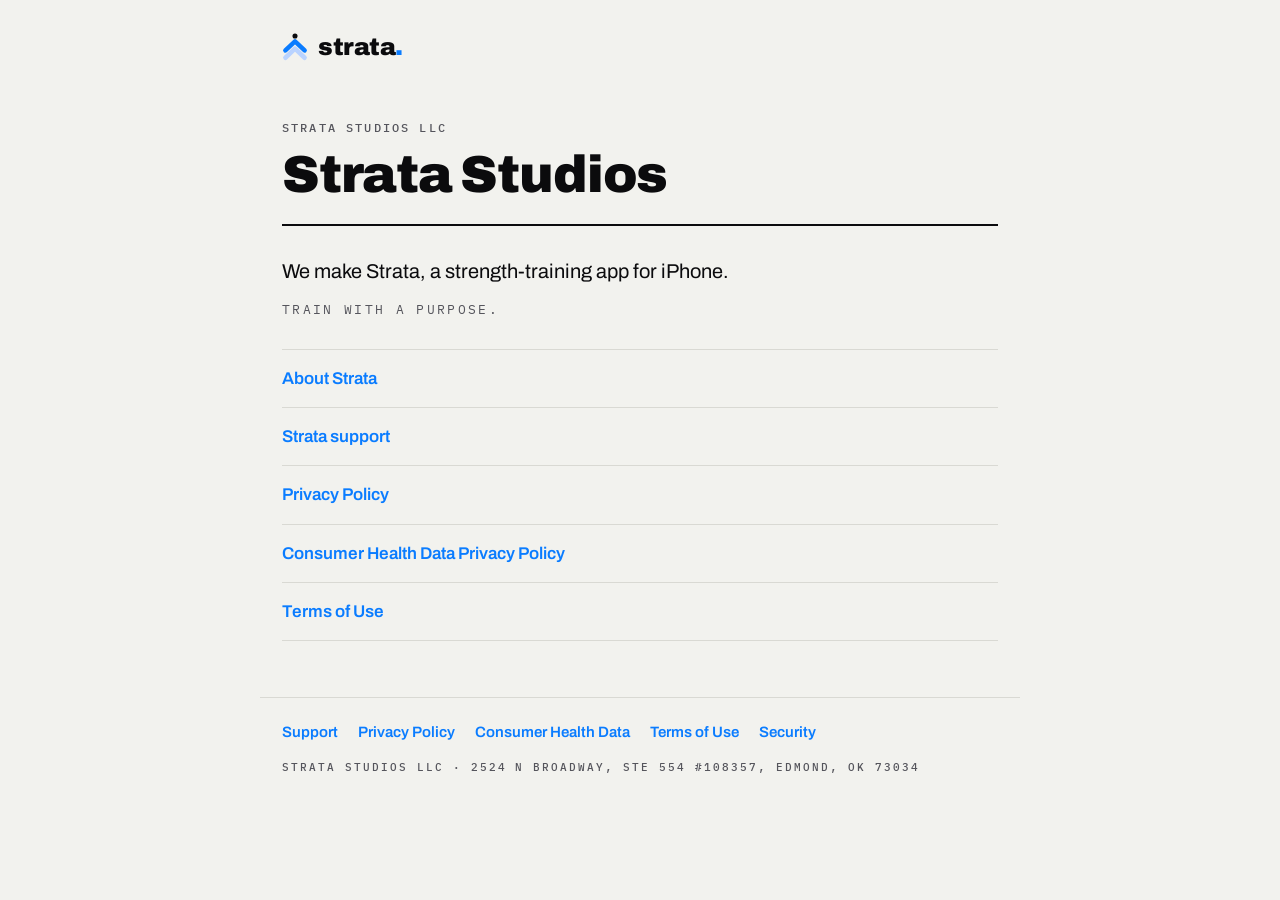
<file: index.html>
<!doctype html>
<html lang="en">
<head>
<meta charset="utf-8">
<meta name="viewport" content="width=device-width, initial-scale=1">
<meta http-equiv="Content-Security-Policy" content="default-src 'none'; style-src 'self'; font-src 'self'; img-src 'self'; base-uri 'none'; form-action 'none'">
<meta name="referrer" content="no-referrer">
<meta name="author" content="Joshua Antonious">
<meta name="description" content="Strata Studios makes Strata, a strength-training app for iPhone.">
<meta name="color-scheme" content="light dark">
<title>Strata Studios</title>
<link rel="canonical" href="https://stratastudios.app/">
<link rel="icon" href="/favicon.svg" type="image/svg+xml">
<link rel="stylesheet" href="/site.css">
</head>
<body>
<header class="top"><a class="brand" href="/" aria-label="Strata Studios home"><svg class="climb" viewBox="14 6 92 104" aria-hidden="true" focusable="false"><path class="lo" d="M26 96 L60 64 L94 96"/><path class="up" d="M26 70 L60 38 L94 70"/><circle class="pt" cx="60" cy="19" r="9"/></svg><span class="word">strata<span class="dot">.</span></span></a></header>
<main>
<p class="eyebrow">STRATA STUDIOS LLC</p>
<h1>Strata Studios</h1>
<div class="rule"></div>

<p class="lead">We make Strata, a strength-training app for iPhone.</p>
<p class="tag">Train with a purpose.</p>
<ul class="links"><li><a href="/strata/">About Strata</a></li><li><a href="/strata/support">Strata support</a></li><li><a href="/strata/privacy">Privacy Policy</a></li><li><a href="/strata/consumer-health-data">Consumer Health Data Privacy Policy</a></li><li><a href="/strata/terms">Terms of Use</a></li></ul>

</main>
<footer><nav><a href="/strata/support">Support</a><a href="/strata/privacy">Privacy Policy</a><a href="/strata/consumer-health-data">Consumer Health Data</a><a href="/strata/terms">Terms of Use</a><a href="/security">Security</a></nav><p class="mono">STRATA STUDIOS LLC · 2524 N BROADWAY, STE 554 #108357, EDMOND, OK 73034</p></footer>
</body>
</html>
</file>
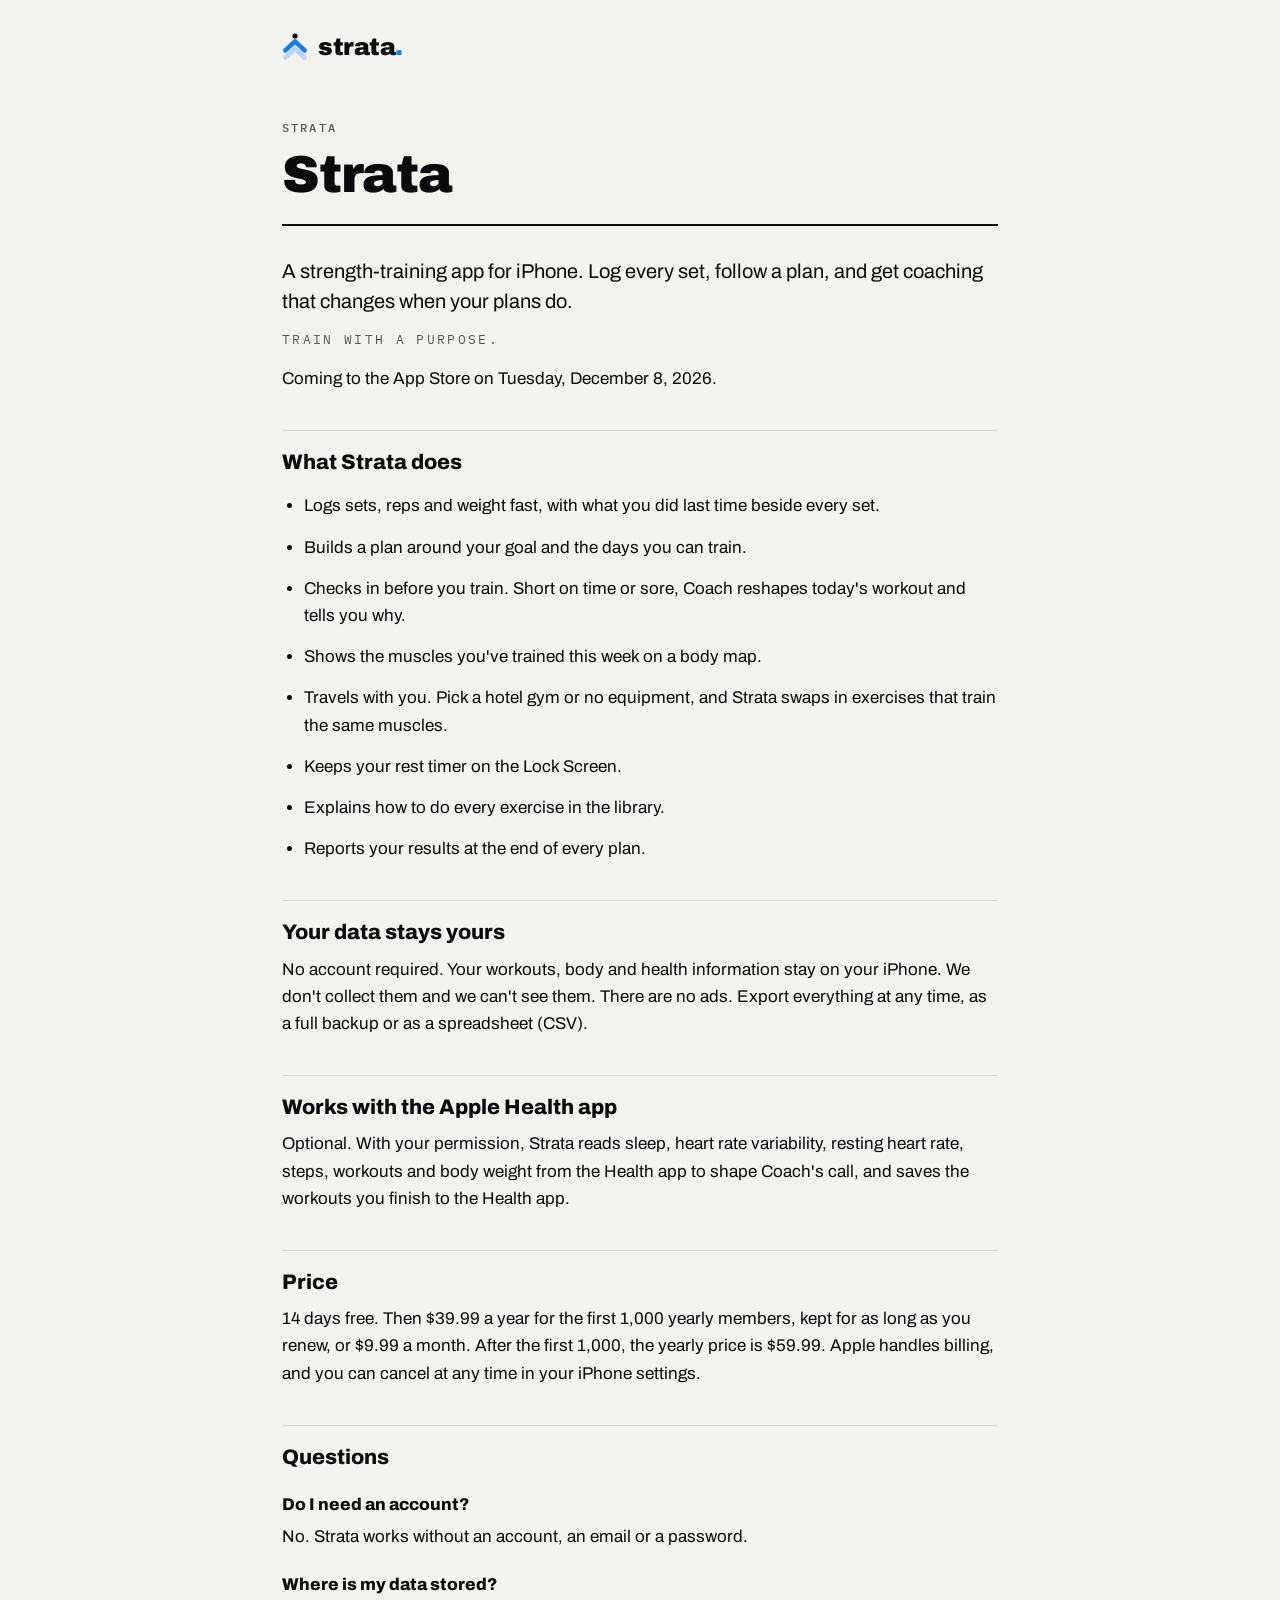
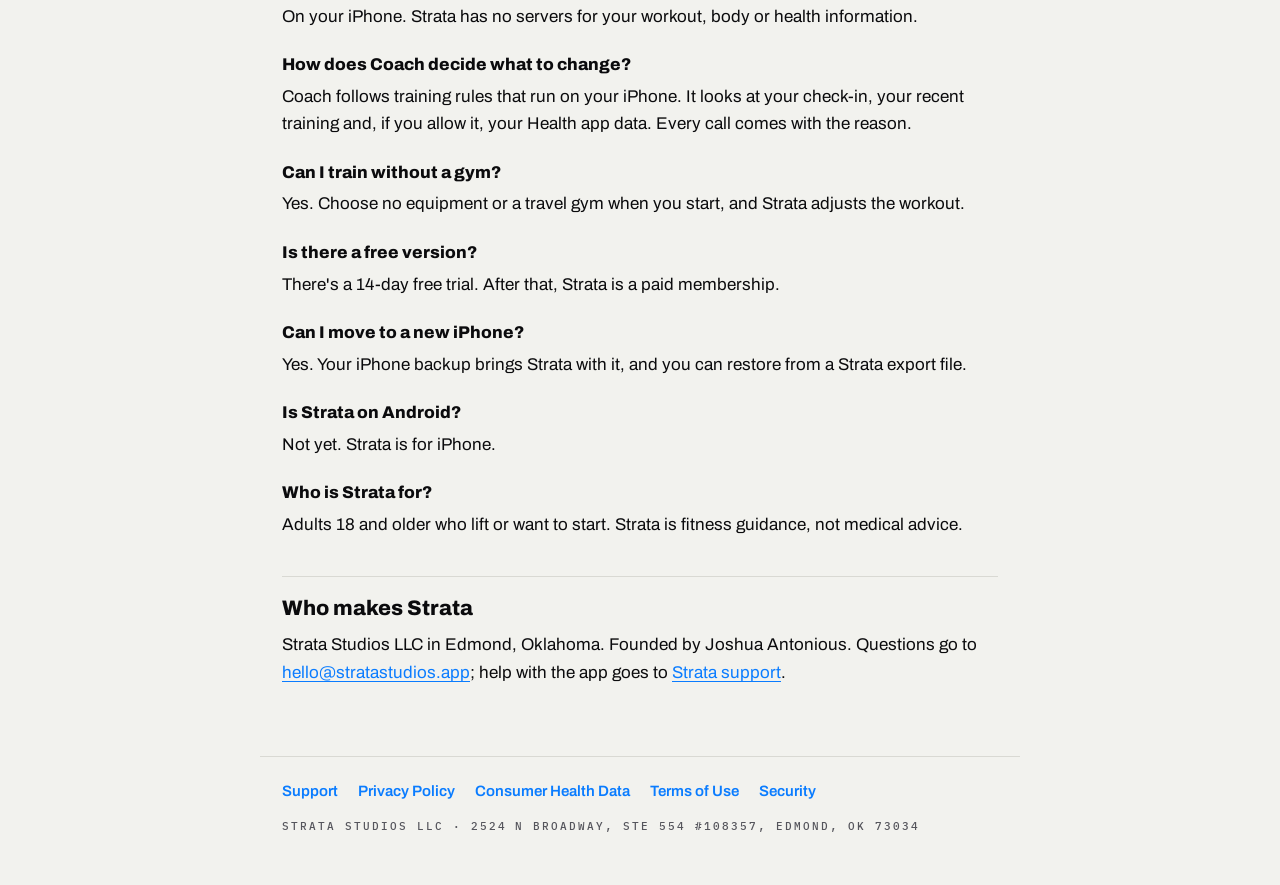
<file: strata/index.html>
<!doctype html>
<html lang="en">
<head>
<meta charset="utf-8">
<meta name="viewport" content="width=device-width, initial-scale=1">
<meta http-equiv="Content-Security-Policy" content="default-src 'none'; style-src 'self'; font-src 'self'; img-src 'self'; base-uri 'none'; form-action 'none'">
<meta name="referrer" content="no-referrer">
<meta name="author" content="Joshua Antonious">
<meta name="description" content="Strata is a strength-training app for iPhone. No account required, your data stays on your phone, 14 days free. On the App Store December 8, 2026.">
<meta name="color-scheme" content="light dark">
<title>Strata: strength-training app for iPhone</title>
<link rel="canonical" href="https://stratastudios.app/strata/">
<link rel="icon" href="/favicon.svg" type="image/svg+xml">
<link rel="stylesheet" href="/site.css">
</head>
<body>
<header class="top"><a class="brand" href="/" aria-label="Strata Studios home"><svg class="climb" viewBox="14 6 92 104" aria-hidden="true" focusable="false"><path class="lo" d="M26 96 L60 64 L94 96"/><path class="up" d="M26 70 L60 38 L94 70"/><circle class="pt" cx="60" cy="19" r="9"/></svg><span class="word">strata<span class="dot">.</span></span></a></header>
<main>
<p class="eyebrow">STRATA</p>
<h1>Strata</h1>
<div class="rule"></div>

<p class="lead">A strength-training app for iPhone. Log every set, follow a plan, and get coaching that changes when your plans do.</p>
<p class="tag">Train with a purpose.</p>
<p>Coming to the App Store on Tuesday, December 8, 2026.</p>
<h2>What Strata does</h2>
<ul>
<li>Logs sets, reps and weight fast, with what you did last time beside every set.</li>
<li>Builds a plan around your goal and the days you can train.</li>
<li>Checks in before you train. Short on time or sore, Coach reshapes today's workout and tells you why.</li>
<li>Shows the muscles you've trained this week on a body map.</li>
<li>Travels with you. Pick a hotel gym or no equipment, and Strata swaps in exercises that train the same muscles.</li>
<li>Keeps your rest timer on the Lock Screen.</li>
<li>Explains how to do every exercise in the library.</li>
<li>Reports your results at the end of every plan.</li>
</ul>
<h2>Your data stays yours</h2>
<p>No account required. Your workouts, body and health information stay on your iPhone. We don't collect them and we can't see them. There are no ads. Export everything at any time, as a full backup or as a spreadsheet (CSV).</p>
<h2>Works with the Apple Health app</h2>
<p>Optional. With your permission, Strata reads sleep, heart rate variability, resting heart rate, steps, workouts and body weight from the Health app to shape Coach's call, and saves the workouts you finish to the Health app.</p>
<h2>Price</h2>
<p>14 days free. Then $39.99 a year for the first 1,000 yearly members, kept for as long as you renew, or $9.99 a month. After the first 1,000, the yearly price is $59.99. Apple handles billing, and you can cancel at any time in your iPhone settings.</p>
<h2>Questions</h2>
<h3>Do I need an account?</h3>
<p>No. Strata works without an account, an email or a password.</p>
<h3>Where is my data stored?</h3>
<p>On your iPhone. Strata has no servers for your workout, body or health information.</p>
<h3>How does Coach decide what to change?</h3>
<p>Coach follows training rules that run on your iPhone. It looks at your check-in, your recent training and, if you allow it, your Health app data. Every call comes with the reason.</p>
<h3>Can I train without a gym?</h3>
<p>Yes. Choose no equipment or a travel gym when you start, and Strata adjusts the workout.</p>
<h3>Is there a free version?</h3>
<p>There's a 14-day free trial. After that, Strata is a paid membership.</p>
<h3>Can I move to a new iPhone?</h3>
<p>Yes. Your iPhone backup brings Strata with it, and you can restore from a Strata export file.</p>
<h3>Is Strata on Android?</h3>
<p>Not yet. Strata is for iPhone.</p>
<h3>Who is Strata for?</h3>
<p>Adults 18 and older who lift or want to start. Strata is fitness guidance, not medical advice.</p>
<h2>Who makes Strata</h2>
<p>Strata Studios LLC in Edmond, Oklahoma. Founded by Joshua Antonious. Questions go to <a href="mailto:hello@stratastudios.app">hello@stratastudios.app</a>; help with the app goes to <a href="/strata/support">Strata support</a>.</p>

</main>
<footer><nav><a href="/strata/support">Support</a><a href="/strata/privacy">Privacy Policy</a><a href="/strata/consumer-health-data">Consumer Health Data</a><a href="/strata/terms">Terms of Use</a><a href="/security">Security</a></nav><p class="mono">STRATA STUDIOS LLC · 2524 N BROADWAY, STE 554 #108357, EDMOND, OK 73034</p></footer>
</body>
</html>
</file>
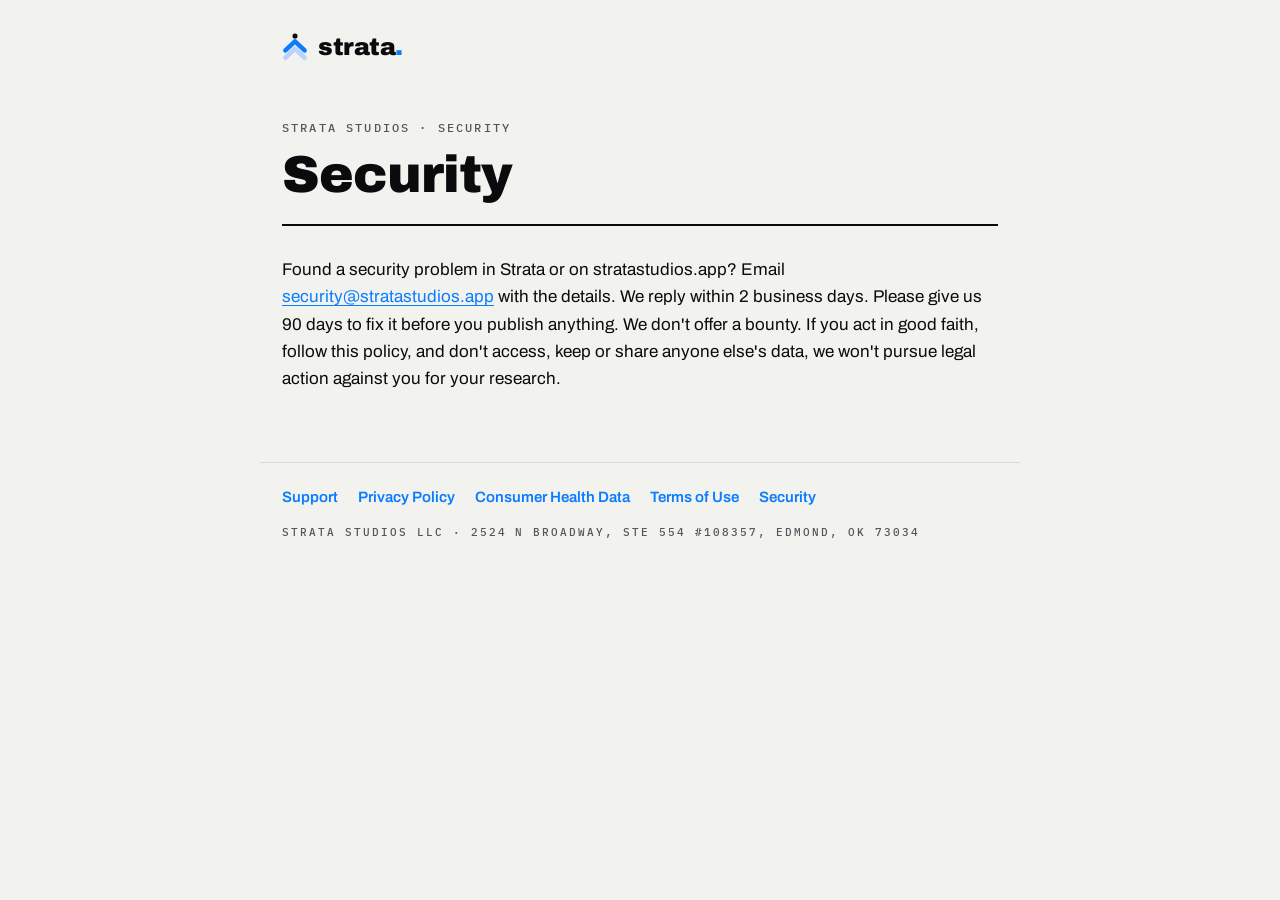
<file: security.html>
<!doctype html>
<html lang="en">
<head>
<meta charset="utf-8">
<meta name="viewport" content="width=device-width, initial-scale=1">
<meta http-equiv="Content-Security-Policy" content="default-src 'none'; style-src 'self'; font-src 'self'; img-src 'self'; base-uri 'none'; form-action 'none'">
<meta name="referrer" content="no-referrer">
<meta name="author" content="Joshua Antonious">
<meta name="description" content="How to report a security problem in Strata or on stratastudios.app.">
<meta name="color-scheme" content="light dark">
<title>Security · Strata Studios</title>
<link rel="canonical" href="https://stratastudios.app/security">
<link rel="icon" href="/favicon.svg" type="image/svg+xml">
<link rel="stylesheet" href="/site.css">
</head>
<body>
<header class="top"><a class="brand" href="/" aria-label="Strata Studios home"><svg class="climb" viewBox="14 6 92 104" aria-hidden="true" focusable="false"><path class="lo" d="M26 96 L60 64 L94 96"/><path class="up" d="M26 70 L60 38 L94 70"/><circle class="pt" cx="60" cy="19" r="9"/></svg><span class="word">strata<span class="dot">.</span></span></a></header>
<main>
<p class="eyebrow">STRATA STUDIOS · SECURITY</p>
<h1>Security</h1>
<div class="rule"></div>

<p>Found a security problem in Strata or on stratastudios.app? Email <a href="mailto:security@stratastudios.app">security@stratastudios.app</a> with the details. We reply within 2 business days. Please give us 90 days to fix it before you publish anything. We don't offer a bounty. If you act in good faith, follow this policy, and don't access, keep or share anyone else's data, we won't pursue legal action against you for your research.</p>

</main>
<footer><nav><a href="/strata/support">Support</a><a href="/strata/privacy">Privacy Policy</a><a href="/strata/consumer-health-data">Consumer Health Data</a><a href="/strata/terms">Terms of Use</a><a href="/security">Security</a></nav><p class="mono">STRATA STUDIOS LLC · 2524 N BROADWAY, STE 554 #108357, EDMOND, OK 73034</p></footer>
</body>
</html>
</file>
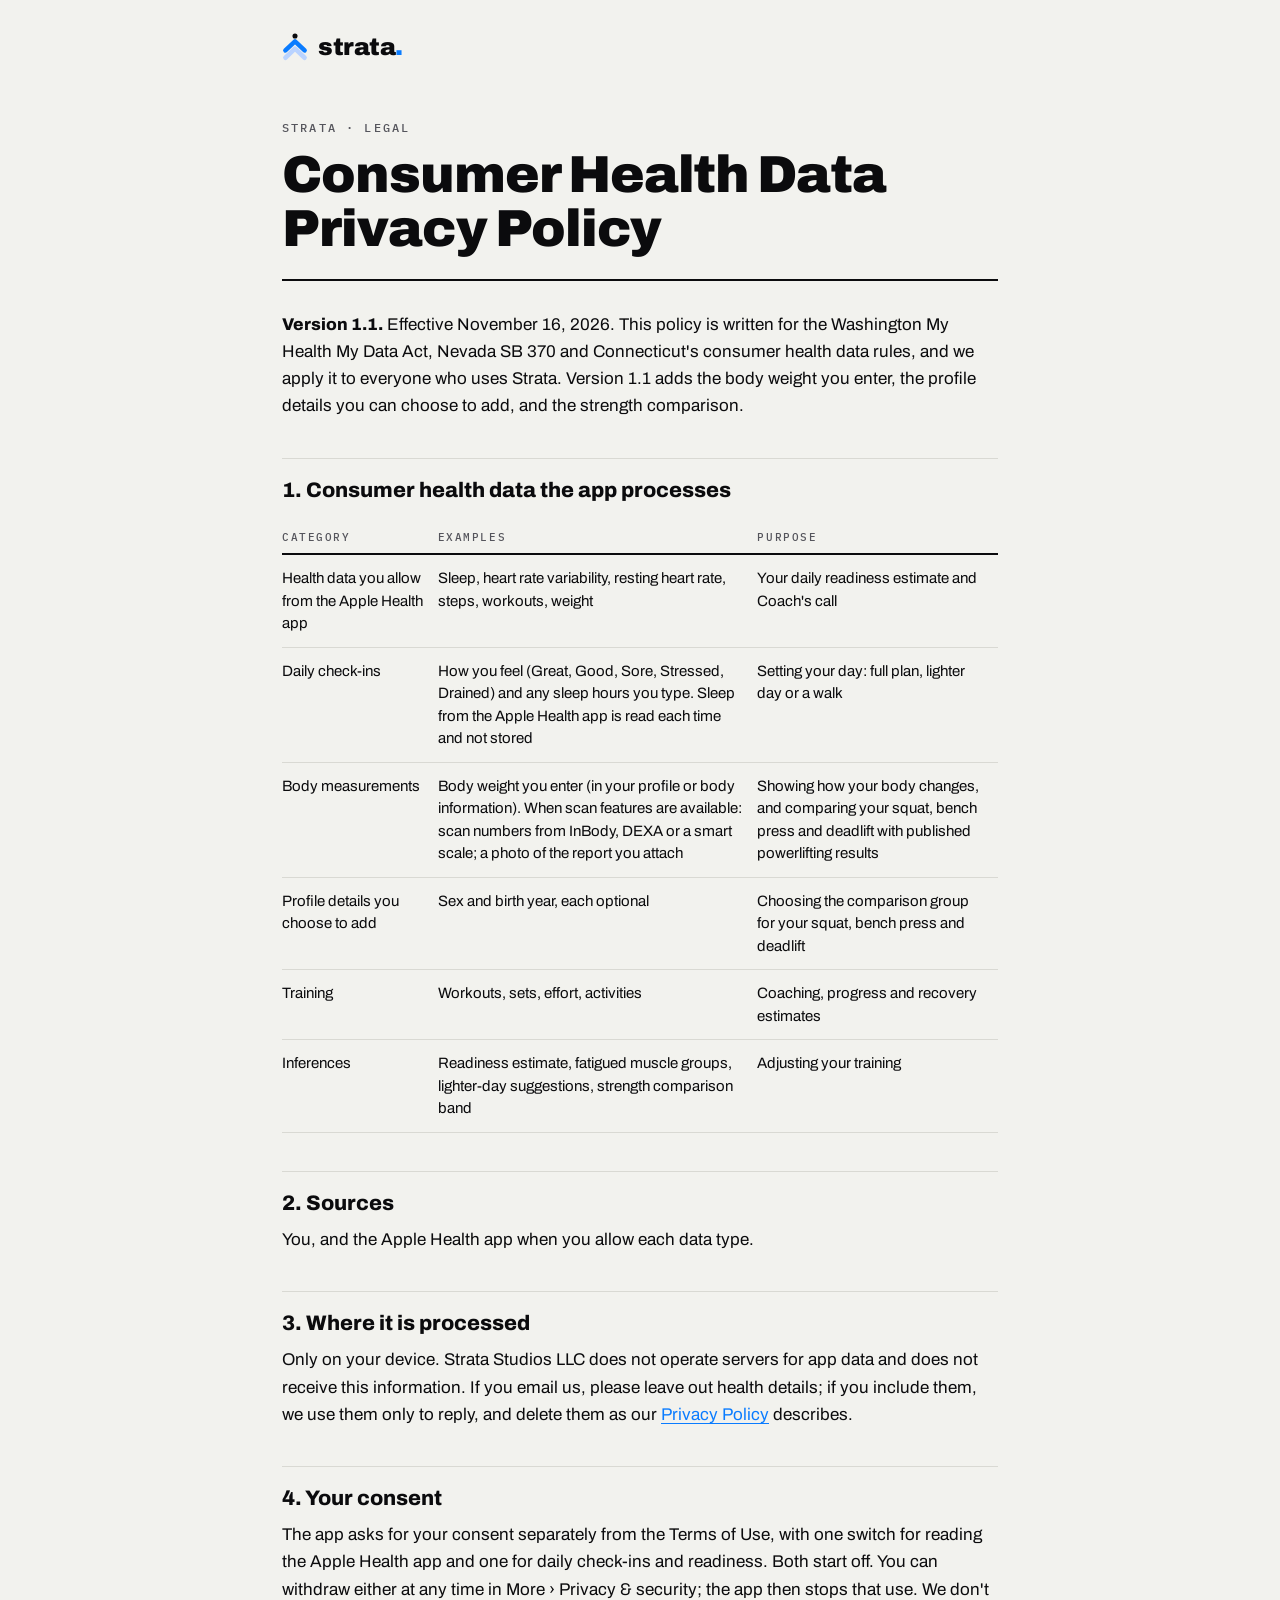
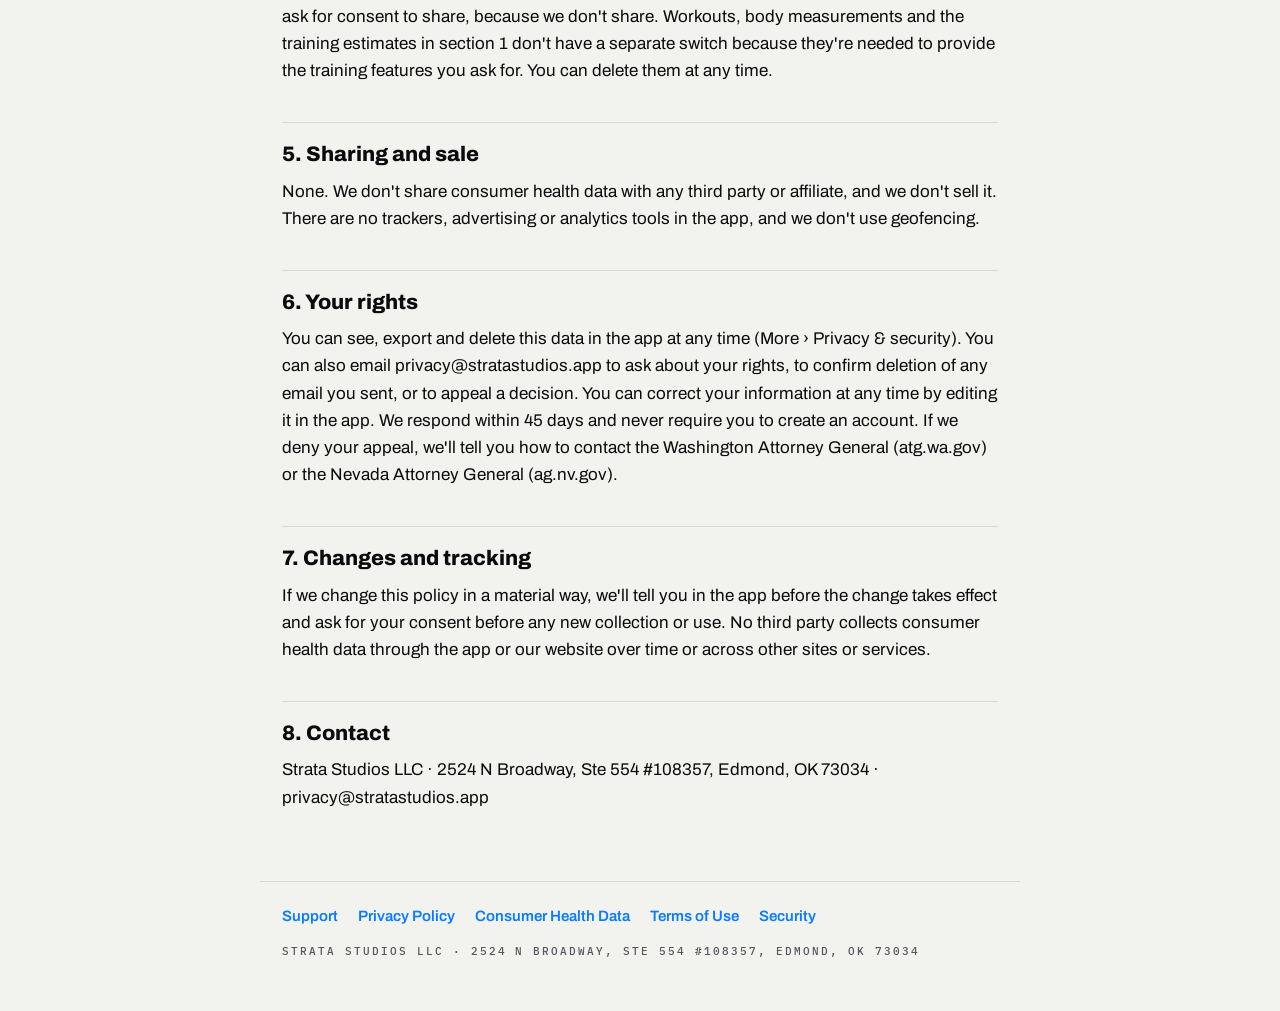
<file: strata/consumer-health-data.html>
<!doctype html>
<html lang="en">
<head>
<meta charset="utf-8">
<meta name="viewport" content="width=device-width, initial-scale=1">
<meta http-equiv="Content-Security-Policy" content="default-src 'none'; style-src 'self'; font-src 'self'; img-src 'self'; base-uri 'none'; form-action 'none'">
<meta name="referrer" content="no-referrer">
<meta name="author" content="Joshua Antonious">
<meta name="description" content="Strata&#x27;s consumer health data policy for Washington, Nevada, Connecticut and everyone else.">
<meta name="color-scheme" content="light dark">
<title>Consumer Health Data Privacy Policy · Strata</title>
<link rel="canonical" href="https://stratastudios.app/strata/consumer-health-data">
<link rel="icon" href="/favicon.svg" type="image/svg+xml">
<link rel="stylesheet" href="/site.css">
</head>
<body>
<header class="top"><a class="brand" href="/" aria-label="Strata Studios home"><svg class="climb" viewBox="14 6 92 104" aria-hidden="true" focusable="false"><path class="lo" d="M26 96 L60 64 L94 96"/><path class="up" d="M26 70 L60 38 L94 70"/><circle class="pt" cx="60" cy="19" r="9"/></svg><span class="word">strata<span class="dot">.</span></span></a></header>
<main>
<p class="eyebrow">STRATA · LEGAL</p>
<h1>Consumer Health Data Privacy Policy</h1>
<div class="rule"></div>
<p><strong>Version 1.1.</strong> Effective November 16, 2026. This policy is written for the Washington My Health My Data Act, Nevada SB 370 and Connecticut's consumer health data rules, and we apply it to everyone who uses Strata. Version 1.1 adds the body weight you enter, the profile details you can choose to add, and the strength comparison.</p>
<h2 id="1-consumer-health-data-the-app-processes">1. Consumer health data the app processes</h2>
<div class="tw"><table>
<thead>
<tr>
<th>Category</th>
<th>Examples</th>
<th>Purpose</th>
</tr>
</thead>
<tbody>
<tr>
<td>Health data you allow from the Apple Health app</td>
<td>Sleep, heart rate variability, resting heart rate, steps, workouts, weight</td>
<td>Your daily readiness estimate and Coach's call</td>
</tr>
<tr>
<td>Daily check-ins</td>
<td>How you feel (Great, Good, Sore, Stressed, Drained) and any sleep hours you type. Sleep from the Apple Health app is read each time and not stored</td>
<td>Setting your day: full plan, lighter day or a walk</td>
</tr>
<tr>
<td>Body measurements</td>
<td>Body weight you enter (in your profile or body information). When scan features are available: scan numbers from InBody, DEXA or a smart scale; a photo of the report you attach</td>
<td>Showing how your body changes, and comparing your squat, bench press and deadlift with published powerlifting results</td>
</tr>
<tr>
<td>Profile details you choose to add</td>
<td>Sex and birth year, each optional</td>
<td>Choosing the comparison group for your squat, bench press and deadlift</td>
</tr>
<tr>
<td>Training</td>
<td>Workouts, sets, effort, activities</td>
<td>Coaching, progress and recovery estimates</td>
</tr>
<tr>
<td>Inferences</td>
<td>Readiness estimate, fatigued muscle groups, lighter-day suggestions, strength comparison band</td>
<td>Adjusting your training</td>
</tr>
</tbody>
</table></div>
<h2 id="2-sources">2. Sources</h2>
<p>You, and the Apple Health app when you allow each data type.</p>
<h2 id="3-where-it-is-processed">3. Where it is processed</h2>
<p>Only on your device. Strata Studios LLC does not operate servers for app data and does not receive this information. If you email us, please leave out health details; if you include them, we use them only to reply, and delete them as our <a href="/strata/privacy">Privacy Policy</a> describes.</p>
<h2 id="4-your-consent">4. Your consent</h2>
<p>The app asks for your consent separately from the Terms of Use, with one switch for reading the Apple Health app and one for daily check-ins and readiness. Both start off. You can withdraw either at any time in More › Privacy &amp; security; the app then stops that use. We don't ask for consent to share, because we don't share. Workouts, body measurements and the training estimates in section 1 don't have a separate switch because they're needed to provide the training features you ask for. You can delete them at any time.</p>
<h2 id="5-sharing-and-sale">5. Sharing and sale</h2>
<p>None. We don't share consumer health data with any third party or affiliate, and we don't sell it. There are no trackers, advertising or analytics tools in the app, and we don't use geofencing.</p>
<h2 id="6-your-rights">6. Your rights</h2>
<p>You can see, export and delete this data in the app at any time (More › Privacy &amp; security). You can also email privacy@stratastudios.app to ask about your rights, to confirm deletion of any email you sent, or to appeal a decision. You can correct your information at any time by editing it in the app. We respond within 45 days and never require you to create an account. If we deny your appeal, we'll tell you how to contact the Washington Attorney General (atg.wa.gov) or the Nevada Attorney General (ag.nv.gov).</p>
<h2 id="7-changes-and-tracking">7. Changes and tracking</h2>
<p>If we change this policy in a material way, we'll tell you in the app before the change takes effect and ask for your consent before any new collection or use. No third party collects consumer health data through the app or our website over time or across other sites or services.</p>
<h2 id="8-contact">8. Contact</h2>
<p>Strata Studios LLC · 2524 N Broadway, Ste 554 #108357, Edmond, OK 73034 · privacy@stratastudios.app</p>
</main>
<footer><nav><a href="/strata/support">Support</a><a href="/strata/privacy">Privacy Policy</a><a href="/strata/consumer-health-data">Consumer Health Data</a><a href="/strata/terms">Terms of Use</a><a href="/security">Security</a></nav><p class="mono">STRATA STUDIOS LLC · 2524 N BROADWAY, STE 554 #108357, EDMOND, OK 73034</p></footer>
</body>
</html>
</file>
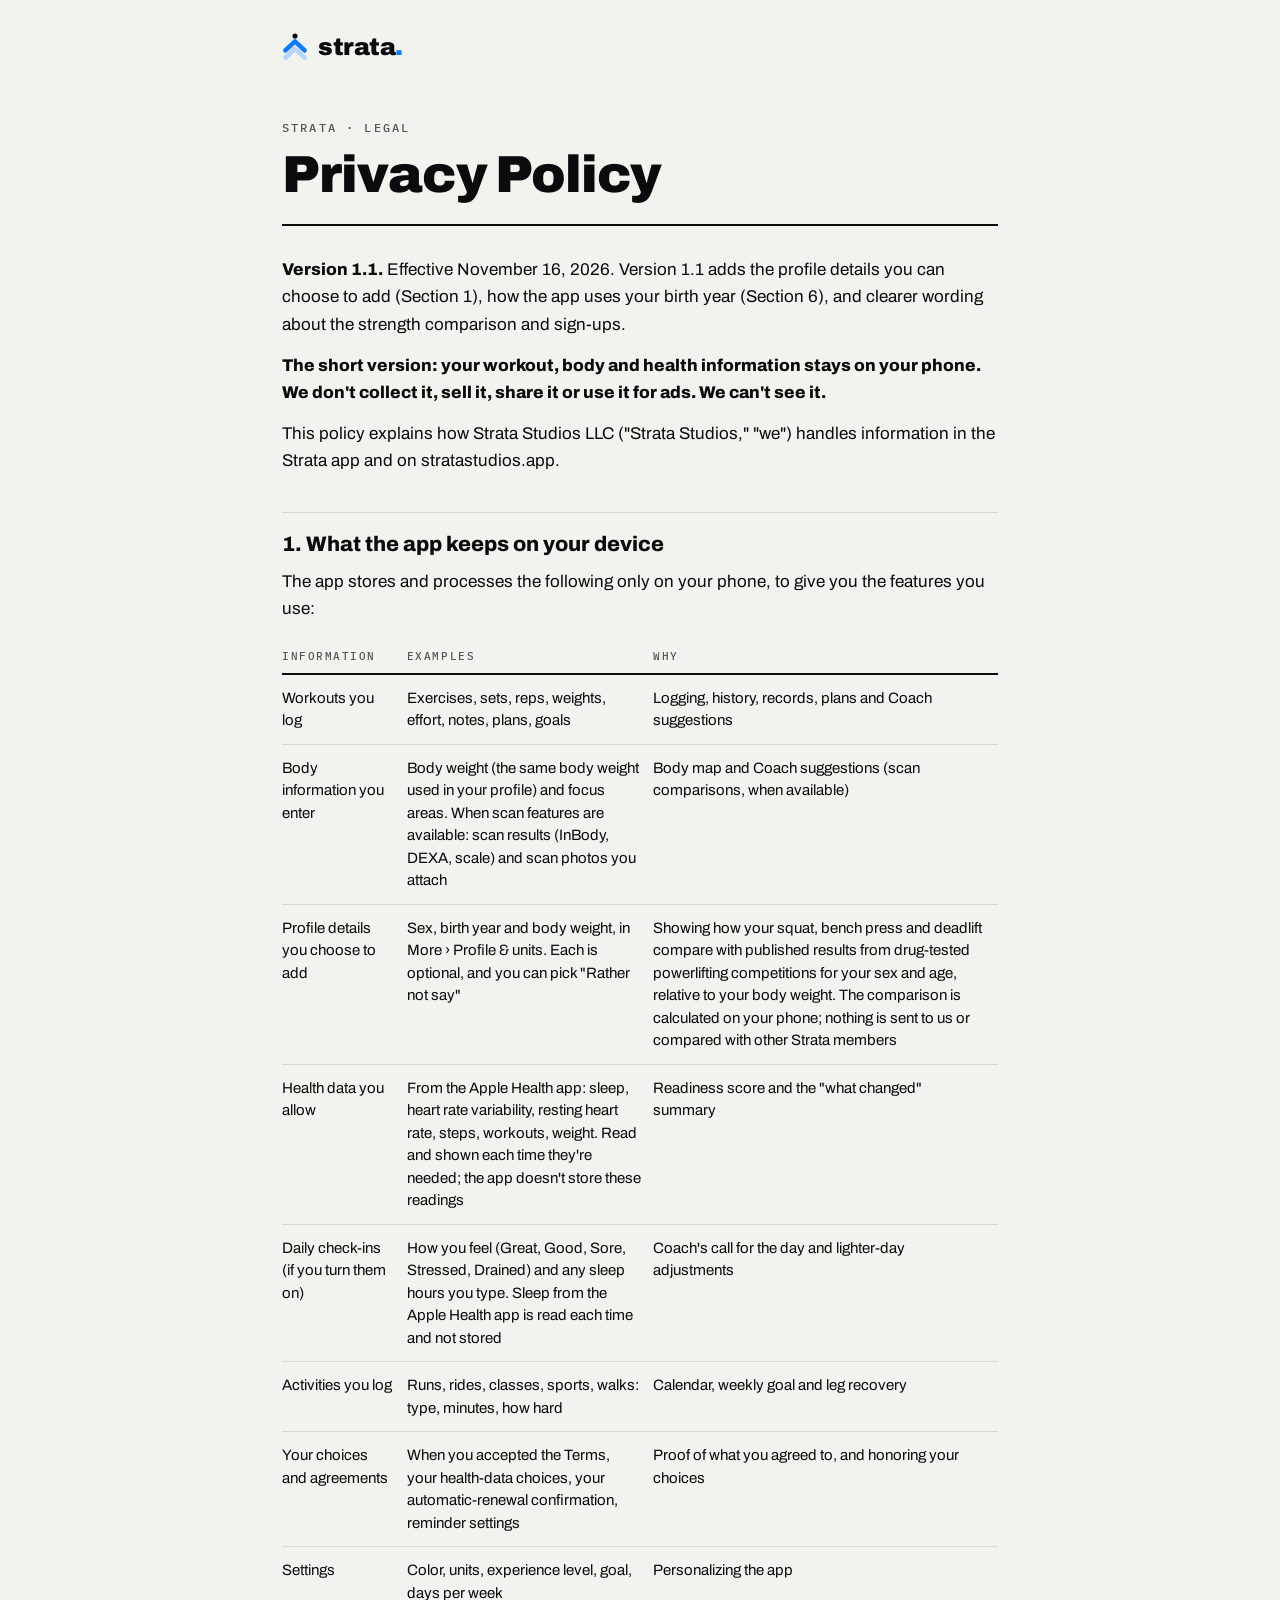
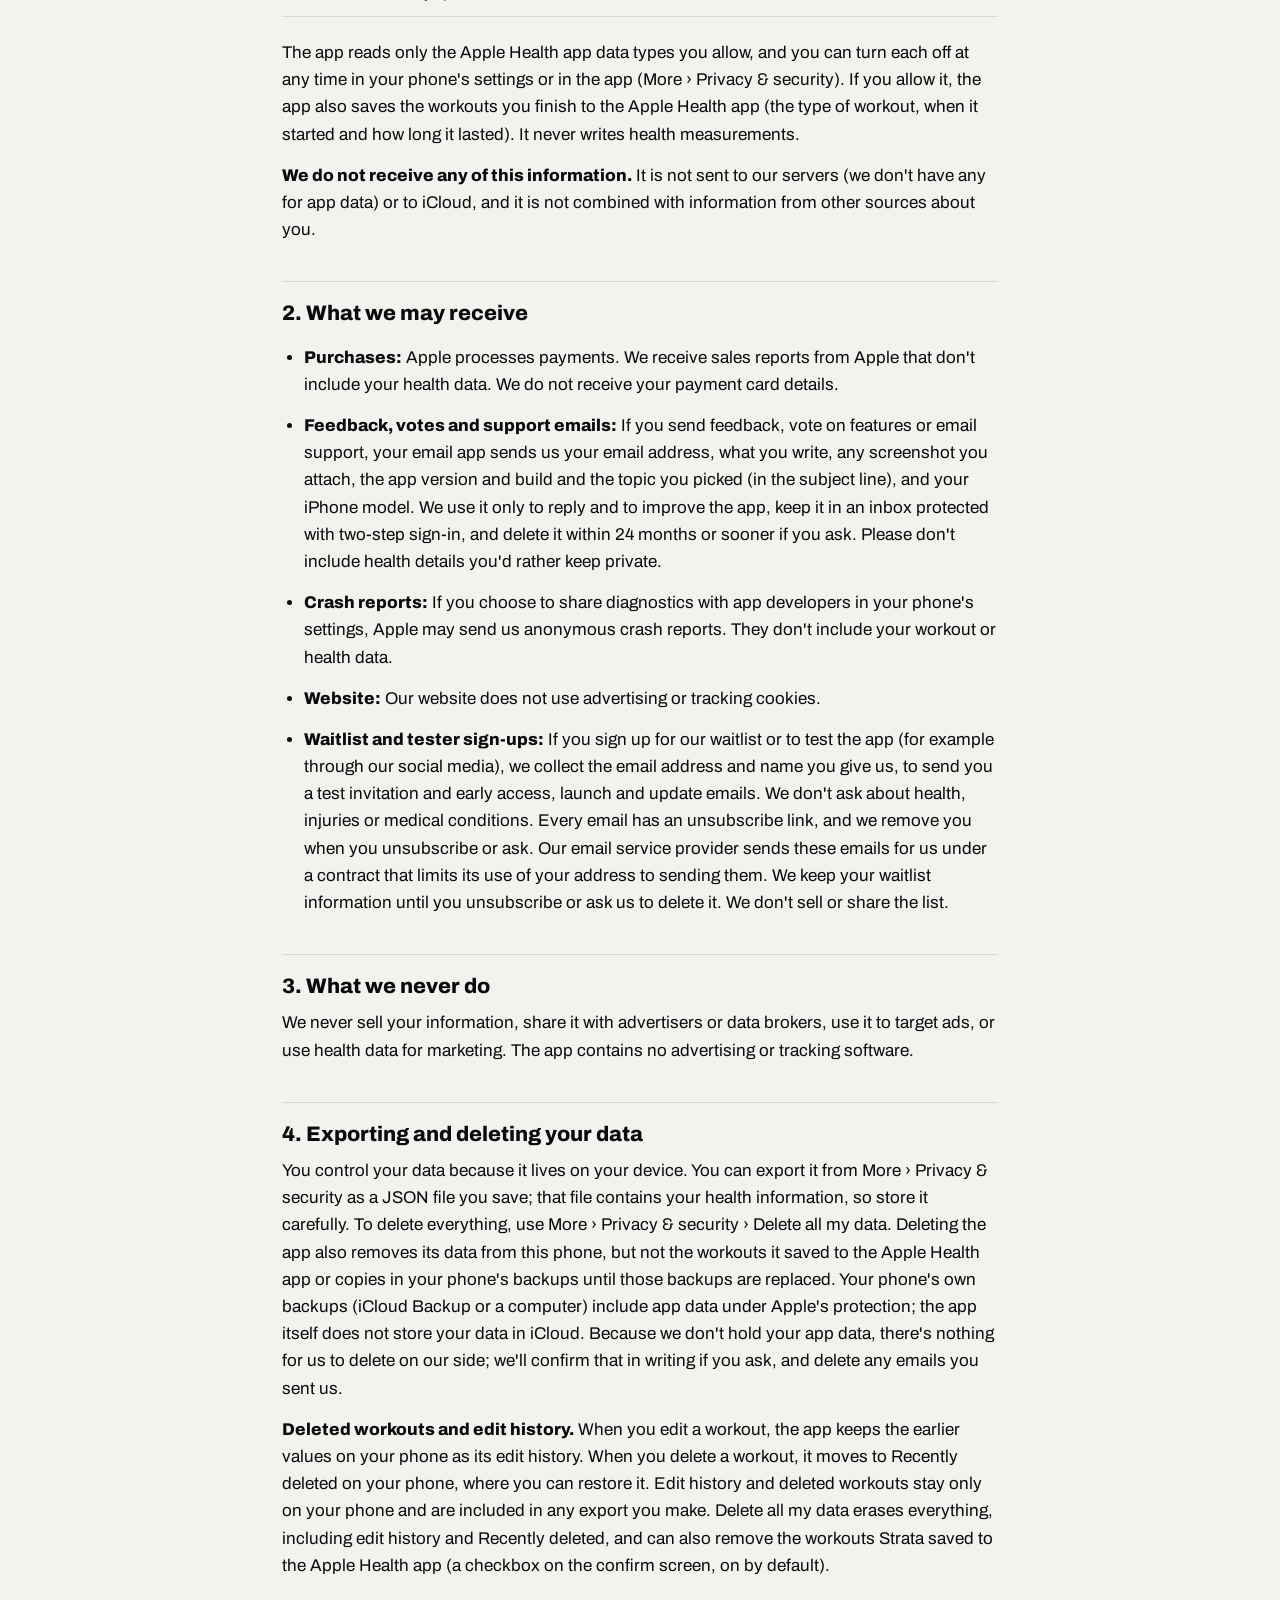
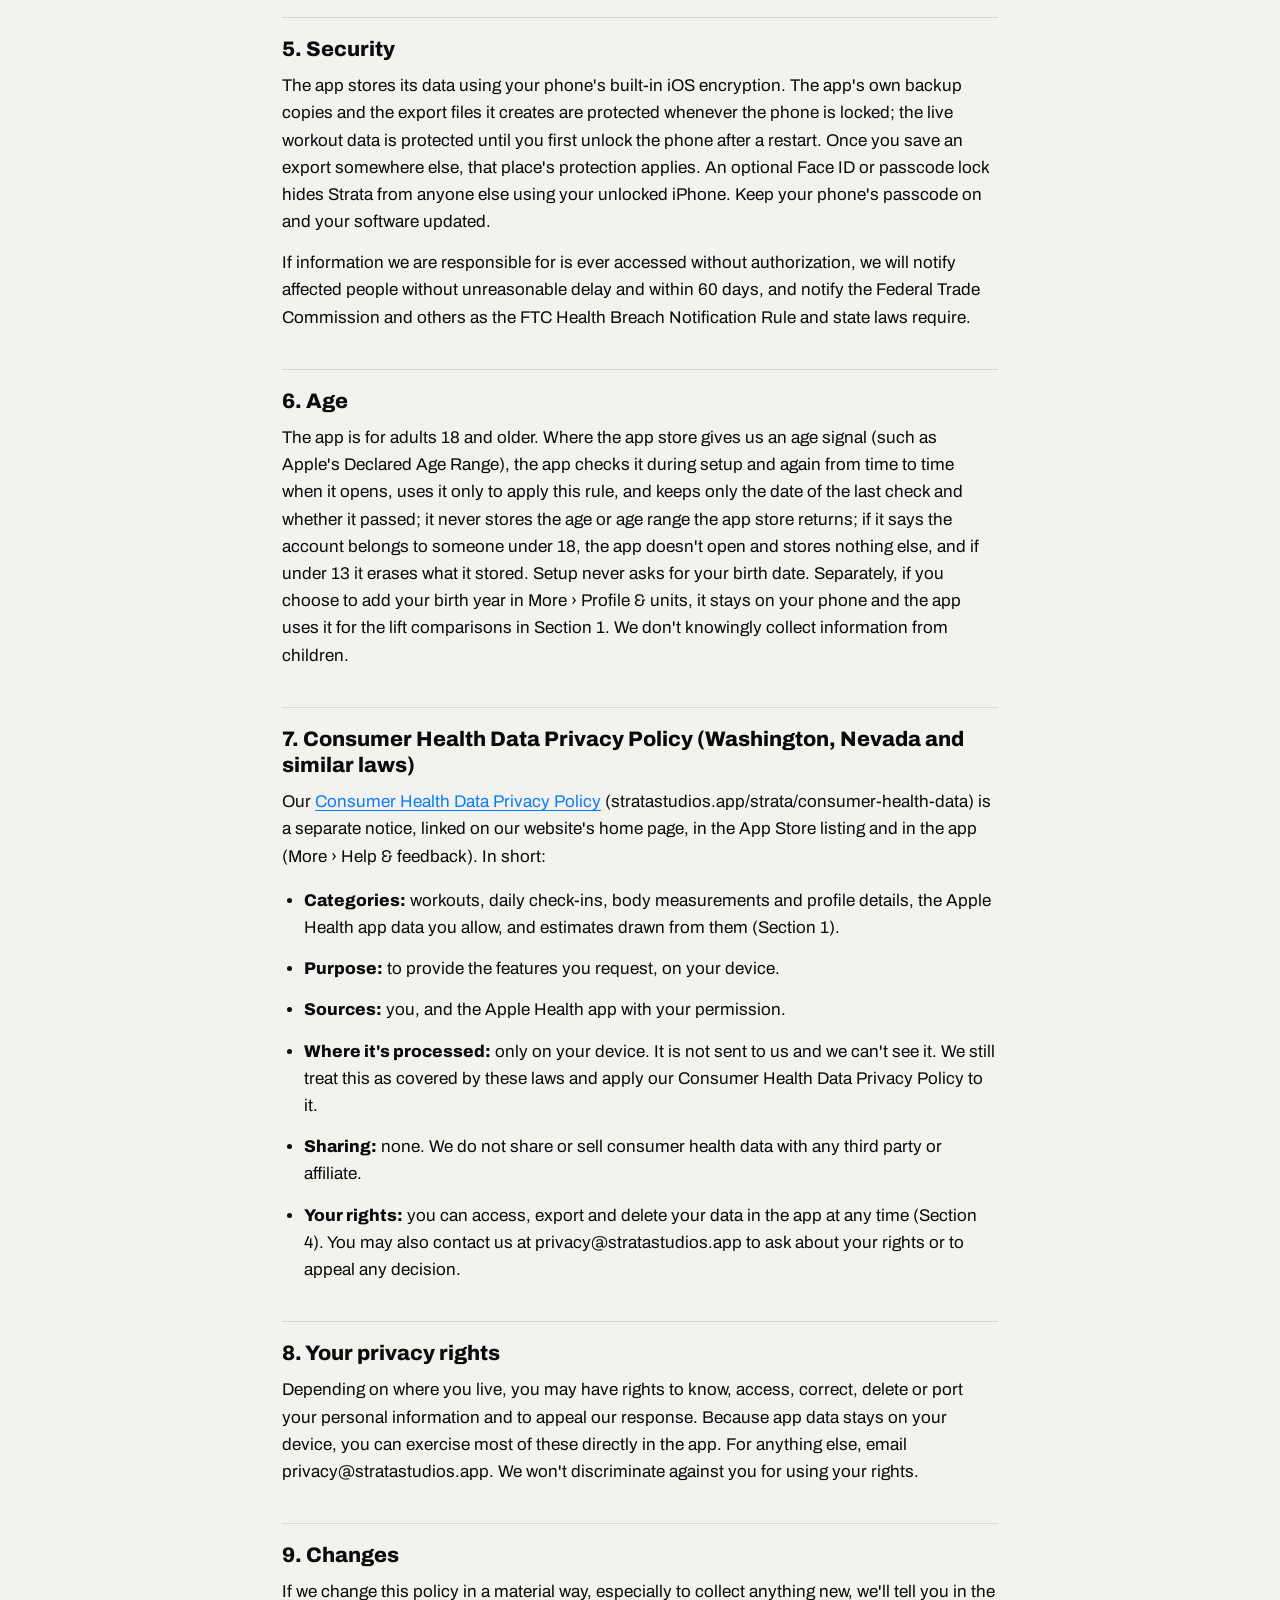
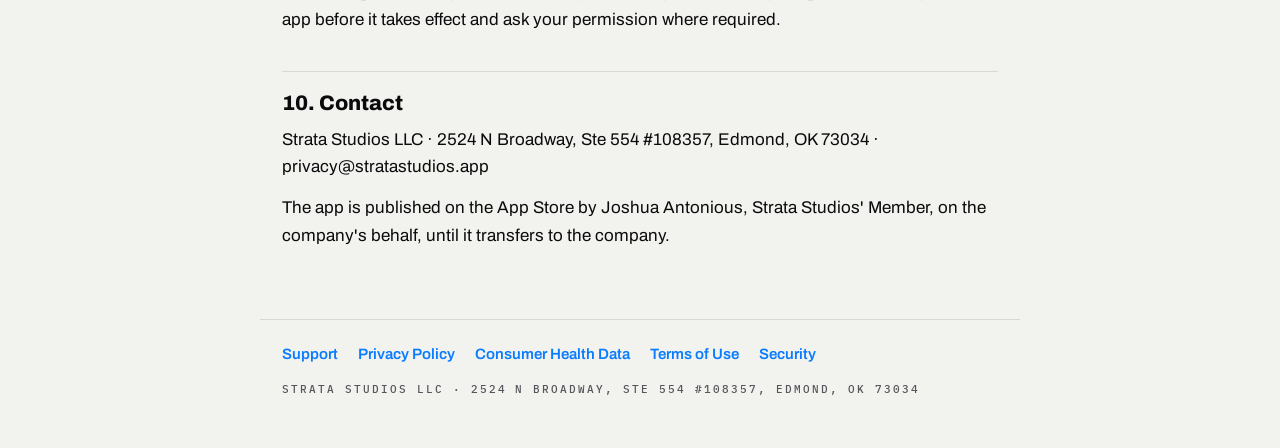
<file: strata/privacy.html>
<!doctype html>
<html lang="en">
<head>
<meta charset="utf-8">
<meta name="viewport" content="width=device-width, initial-scale=1">
<meta http-equiv="Content-Security-Policy" content="default-src 'none'; style-src 'self'; font-src 'self'; img-src 'self'; base-uri 'none'; form-action 'none'">
<meta name="referrer" content="no-referrer">
<meta name="author" content="Joshua Antonious">
<meta name="description" content="How Strata handles information. Your workout, body and health information stays on your phone.">
<meta name="color-scheme" content="light dark">
<title>Privacy Policy · Strata</title>
<link rel="canonical" href="https://stratastudios.app/strata/privacy">
<link rel="icon" href="/favicon.svg" type="image/svg+xml">
<link rel="stylesheet" href="/site.css">
</head>
<body>
<header class="top"><a class="brand" href="/" aria-label="Strata Studios home"><svg class="climb" viewBox="14 6 92 104" aria-hidden="true" focusable="false"><path class="lo" d="M26 96 L60 64 L94 96"/><path class="up" d="M26 70 L60 38 L94 70"/><circle class="pt" cx="60" cy="19" r="9"/></svg><span class="word">strata<span class="dot">.</span></span></a></header>
<main>
<p class="eyebrow">STRATA · LEGAL</p>
<h1>Privacy Policy</h1>
<div class="rule"></div>
<p><strong>Version 1.1.</strong> Effective November 16, 2026. Version 1.1 adds the profile details you can choose to add (Section 1), how the app uses your birth year (Section 6), and clearer wording about the strength comparison and sign-ups.</p>
<p><strong>The short version: your workout, body and health information stays on your phone. We don't collect it, sell it, share it or use it for ads. We can't see it.</strong></p>
<p>This policy explains how Strata Studios LLC ("Strata Studios," "we") handles information in the Strata app and on stratastudios.app.</p>
<h2 id="1-what-the-app-keeps-on-your-device">1. What the app keeps on your device</h2>
<p>The app stores and processes the following only on your phone, to give you the features you use:</p>
<div class="tw"><table>
<thead>
<tr>
<th>Information</th>
<th>Examples</th>
<th>Why</th>
</tr>
</thead>
<tbody>
<tr>
<td>Workouts you log</td>
<td>Exercises, sets, reps, weights, effort, notes, plans, goals</td>
<td>Logging, history, records, plans and Coach suggestions</td>
</tr>
<tr>
<td>Body information you enter</td>
<td>Body weight (the same body weight used in your profile) and focus areas. When scan features are available: scan results (InBody, DEXA, scale) and scan photos you attach</td>
<td>Body map and Coach suggestions (scan comparisons, when available)</td>
</tr>
<tr>
<td>Profile details you choose to add</td>
<td>Sex, birth year and body weight, in More › Profile &amp; units. Each is optional, and you can pick "Rather not say"</td>
<td>Showing how your squat, bench press and deadlift compare with published results from drug-tested powerlifting competitions for your sex and age, relative to your body weight. The comparison is calculated on your phone; nothing is sent to us or compared with other Strata members</td>
</tr>
<tr>
<td>Health data you allow</td>
<td>From the Apple Health app: sleep, heart rate variability, resting heart rate, steps, workouts, weight. Read and shown each time they're needed; the app doesn't store these readings</td>
<td>Readiness score and the "what changed" summary</td>
</tr>
<tr>
<td>Daily check-ins (if you turn them on)</td>
<td>How you feel (Great, Good, Sore, Stressed, Drained) and any sleep hours you type. Sleep from the Apple Health app is read each time and not stored</td>
<td>Coach's call for the day and lighter-day adjustments</td>
</tr>
<tr>
<td>Activities you log</td>
<td>Runs, rides, classes, sports, walks: type, minutes, how hard</td>
<td>Calendar, weekly goal and leg recovery</td>
</tr>
<tr>
<td>Your choices and agreements</td>
<td>When you accepted the Terms, your health-data choices, your automatic-renewal confirmation, reminder settings</td>
<td>Proof of what you agreed to, and honoring your choices</td>
</tr>
<tr>
<td>Settings</td>
<td>Color, units, experience level, goal, days per week</td>
<td>Personalizing the app</td>
</tr>
</tbody>
</table></div>
<p>The app reads only the Apple Health app data types you allow, and you can turn each off at any time in your phone's settings or in the app (More › Privacy &amp; security). If you allow it, the app also saves the workouts you finish to the Apple Health app (the type of workout, when it started and how long it lasted). It never writes health measurements.</p>
<p><strong>We do not receive any of this information.</strong> It is not sent to our servers (we don't have any for app data) or to iCloud, and it is not combined with information from other sources about you.</p>
<h2 id="2-what-we-may-receive">2. What we may receive</h2>
<ul>
<li><strong>Purchases:</strong> Apple processes payments. We receive sales reports from Apple that don't include your health data. We do not receive your payment card details.</li>
<li><strong>Feedback, votes and support emails:</strong> If you send feedback, vote on features or email support, your email app sends us your email address, what you write, any screenshot you attach, the app version and build and the topic you picked (in the subject line), and your iPhone model. We use it only to reply and to improve the app, keep it in an inbox protected with two-step sign-in, and delete it within 24 months or sooner if you ask. Please don't include health details you'd rather keep private.</li>
<li><strong>Crash reports:</strong> If you choose to share diagnostics with app developers in your phone's settings, Apple may send us anonymous crash reports. They don't include your workout or health data.</li>
<li><strong>Website:</strong> Our website does not use advertising or tracking cookies.</li>
<li><strong>Waitlist and tester sign-ups:</strong> If you sign up for our waitlist or to test the app (for example through our social media), we collect the email address and name you give us, to send you a test invitation and early access, launch and update emails. We don't ask about health, injuries or medical conditions. Every email has an unsubscribe link, and we remove you when you unsubscribe or ask. Our email service provider sends these emails for us under a contract that limits its use of your address to sending them. We keep your waitlist information until you unsubscribe or ask us to delete it. We don't sell or share the list.</li>
</ul>
<h2 id="3-what-we-never-do">3. What we never do</h2>
<p>We never sell your information, share it with advertisers or data brokers, use it to target ads, or use health data for marketing. The app contains no advertising or tracking software.</p>
<h2 id="4-exporting-and-deleting-your-data">4. Exporting and deleting your data</h2>
<p>You control your data because it lives on your device. You can export it from More › Privacy &amp; security as a JSON file you save; that file contains your health information, so store it carefully. To delete everything, use More › Privacy &amp; security › Delete all my data. Deleting the app also removes its data from this phone, but not the workouts it saved to the Apple Health app or copies in your phone's backups until those backups are replaced. Your phone's own backups (iCloud Backup or a computer) include app data under Apple's protection; the app itself does not store your data in iCloud. Because we don't hold your app data, there's nothing for us to delete on our side; we'll confirm that in writing if you ask, and delete any emails you sent us.</p>
<p><strong>Deleted workouts and edit history.</strong> When you edit a workout, the app keeps the earlier values on your phone as its edit history. When you delete a workout, it moves to Recently deleted on your phone, where you can restore it. Edit history and deleted workouts stay only on your phone and are included in any export you make. Delete all my data erases everything, including edit history and Recently deleted, and can also remove the workouts Strata saved to the Apple Health app (a checkbox on the confirm screen, on by default).</p>
<h2 id="5-security">5. Security</h2>
<p>The app stores its data using your phone's built-in iOS encryption. The app's own backup copies and the export files it creates are protected whenever the phone is locked; the live workout data is protected until you first unlock the phone after a restart. Once you save an export somewhere else, that place's protection applies. An optional Face ID or passcode lock hides Strata from anyone else using your unlocked iPhone. Keep your phone's passcode on and your software updated.</p>
<p>If information we are responsible for is ever accessed without authorization, we will notify affected people without unreasonable delay and within 60 days, and notify the Federal Trade Commission and others as the FTC Health Breach Notification Rule and state laws require.</p>
<h2 id="6-age">6. Age</h2>
<p>The app is for adults 18 and older. Where the app store gives us an age signal (such as Apple's Declared Age Range), the app checks it during setup and again from time to time when it opens, uses it only to apply this rule, and keeps only the date of the last check and whether it passed; it never stores the age or age range the app store returns; if it says the account belongs to someone under 18, the app doesn't open and stores nothing else, and if under 13 it erases what it stored. Setup never asks for your birth date. Separately, if you choose to add your birth year in More › Profile &amp; units, it stays on your phone and the app uses it for the lift comparisons in Section 1. We don't knowingly collect information from children.</p>
<h2 id="7-consumer-health-data-privacy-policy-washington-nevada-and-similar-laws">7. Consumer Health Data Privacy Policy (Washington, Nevada and similar laws)</h2>
<p>Our <a href="/strata/consumer-health-data">Consumer Health Data Privacy Policy</a> (stratastudios.app/strata/consumer-health-data) is a separate notice, linked on our website's home page, in the App Store listing and in the app (More › Help &amp; feedback). In short:</p>
<ul>
<li><strong>Categories:</strong> workouts, daily check-ins, body measurements and profile details, the Apple Health app data you allow, and estimates drawn from them (Section 1).</li>
<li><strong>Purpose:</strong> to provide the features you request, on your device.</li>
<li><strong>Sources:</strong> you, and the Apple Health app with your permission.</li>
<li><strong>Where it's processed:</strong> only on your device. It is not sent to us and we can't see it. We still treat this as covered by these laws and apply our Consumer Health Data Privacy Policy to it.</li>
<li><strong>Sharing:</strong> none. We do not share or sell consumer health data with any third party or affiliate.</li>
<li><strong>Your rights:</strong> you can access, export and delete your data in the app at any time (Section 4). You may also contact us at privacy@stratastudios.app to ask about your rights or to appeal any decision.</li>
</ul>
<h2 id="8-your-privacy-rights">8. Your privacy rights</h2>
<p>Depending on where you live, you may have rights to know, access, correct, delete or port your personal information and to appeal our response. Because app data stays on your device, you can exercise most of these directly in the app. For anything else, email privacy@stratastudios.app. We won't discriminate against you for using your rights.</p>
<h2 id="9-changes">9. Changes</h2>
<p>If we change this policy in a material way, especially to collect anything new, we'll tell you in the app before it takes effect and ask your permission where required.</p>
<h2 id="10-contact">10. Contact</h2>
<p>Strata Studios LLC · 2524 N Broadway, Ste 554 #108357, Edmond, OK 73034 · privacy@stratastudios.app</p>
<p>The app is published on the App Store by Joshua Antonious, Strata Studios' Member, on the company's behalf, until it transfers to the company.</p>
</main>
<footer><nav><a href="/strata/support">Support</a><a href="/strata/privacy">Privacy Policy</a><a href="/strata/consumer-health-data">Consumer Health Data</a><a href="/strata/terms">Terms of Use</a><a href="/security">Security</a></nav><p class="mono">STRATA STUDIOS LLC · 2524 N BROADWAY, STE 554 #108357, EDMOND, OK 73034</p></footer>
</body>
</html>
</file>
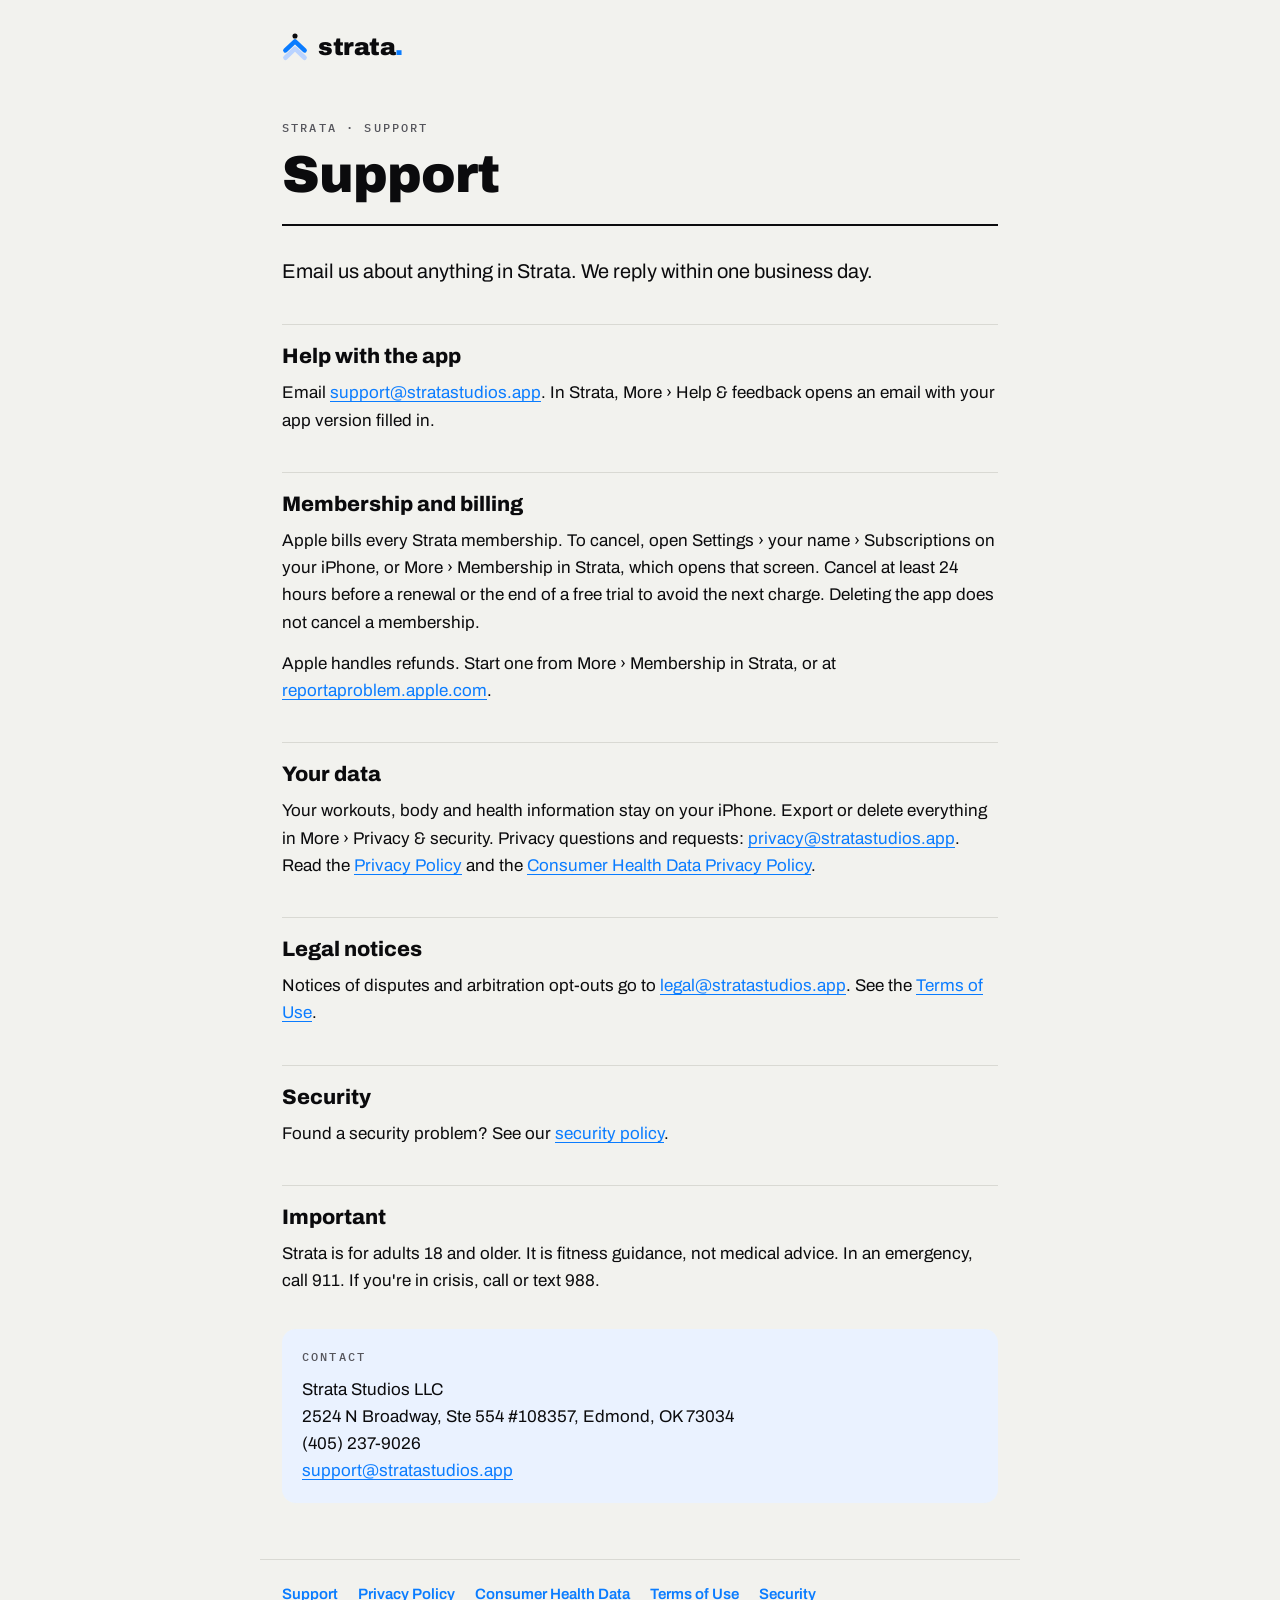
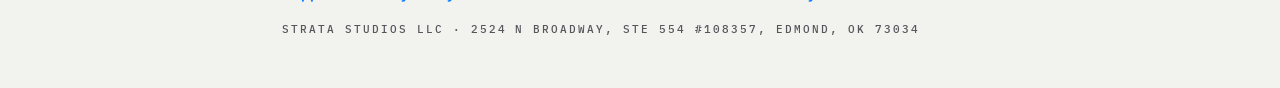
<file: strata/support.html>
<!doctype html>
<html lang="en">
<head>
<meta charset="utf-8">
<meta name="viewport" content="width=device-width, initial-scale=1">
<meta http-equiv="Content-Security-Policy" content="default-src 'none'; style-src 'self'; font-src 'self'; img-src 'self'; base-uri 'none'; form-action 'none'">
<meta name="referrer" content="no-referrer">
<meta name="author" content="Joshua Antonious">
<meta name="description" content="Help with Strata: support, membership and billing, privacy and legal contacts.">
<meta name="color-scheme" content="light dark">
<title>Support · Strata</title>
<link rel="canonical" href="https://stratastudios.app/strata/support">
<link rel="icon" href="/favicon.svg" type="image/svg+xml">
<link rel="stylesheet" href="/site.css">
</head>
<body>
<header class="top"><a class="brand" href="/" aria-label="Strata Studios home"><svg class="climb" viewBox="14 6 92 104" aria-hidden="true" focusable="false"><path class="lo" d="M26 96 L60 64 L94 96"/><path class="up" d="M26 70 L60 38 L94 70"/><circle class="pt" cx="60" cy="19" r="9"/></svg><span class="word">strata<span class="dot">.</span></span></a></header>
<main>
<p class="eyebrow">STRATA · SUPPORT</p>
<h1>Support</h1>
<div class="rule"></div>

<p class="lead">Email us about anything in Strata. We reply within one business day.</p>
<h2>Help with the app</h2>
<p>Email <a href="mailto:support@stratastudios.app">support@stratastudios.app</a>. In Strata, More › Help &amp; feedback opens an email with your app version filled in.</p>
<h2>Membership and billing</h2>
<p>Apple bills every Strata membership. To cancel, open Settings › your name › Subscriptions on your iPhone, or More › Membership in Strata, which opens that screen. Cancel at least 24 hours before a renewal or the end of a free trial to avoid the next charge. Deleting the app does not cancel a membership.</p>
<p>Apple handles refunds. Start one from More › Membership in Strata, or at <a href="https://reportaproblem.apple.com">reportaproblem.apple.com</a>.</p>
<h2>Your data</h2>
<p>Your workouts, body and health information stay on your iPhone. Export or delete everything in More › Privacy &amp; security. Privacy questions and requests: <a href="mailto:privacy@stratastudios.app">privacy@stratastudios.app</a>. Read the <a href="/strata/privacy">Privacy Policy</a> and the <a href="/strata/consumer-health-data">Consumer Health Data Privacy Policy</a>.</p>
<h2>Legal notices</h2>
<p>Notices of disputes and arbitration opt-outs go to <a href="mailto:legal@stratastudios.app">legal@stratastudios.app</a>. See the <a href="/strata/terms">Terms of Use</a>.</p>
<h2>Security</h2>
<p>Found a security problem? See our <a href="/security">security policy</a>.</p>
<h2>Important</h2>
<p>Strata is for adults 18 and older. It is fitness guidance, not medical advice. In an emergency, call 911. If you're in crisis, call or text 988.</p>
<div class="card"><p class="mono">CONTACT</p><p>Strata Studios LLC<br>2524 N Broadway, Ste 554 #108357, Edmond, OK 73034<br>(405) 237-9026<br><a href="mailto:support@stratastudios.app">support@stratastudios.app</a></p></div>

</main>
<footer><nav><a href="/strata/support">Support</a><a href="/strata/privacy">Privacy Policy</a><a href="/strata/consumer-health-data">Consumer Health Data</a><a href="/strata/terms">Terms of Use</a><a href="/security">Security</a></nav><p class="mono">STRATA STUDIOS LLC · 2524 N BROADWAY, STE 554 #108357, EDMOND, OK 73034</p></footer>
</body>
</html>
</file>
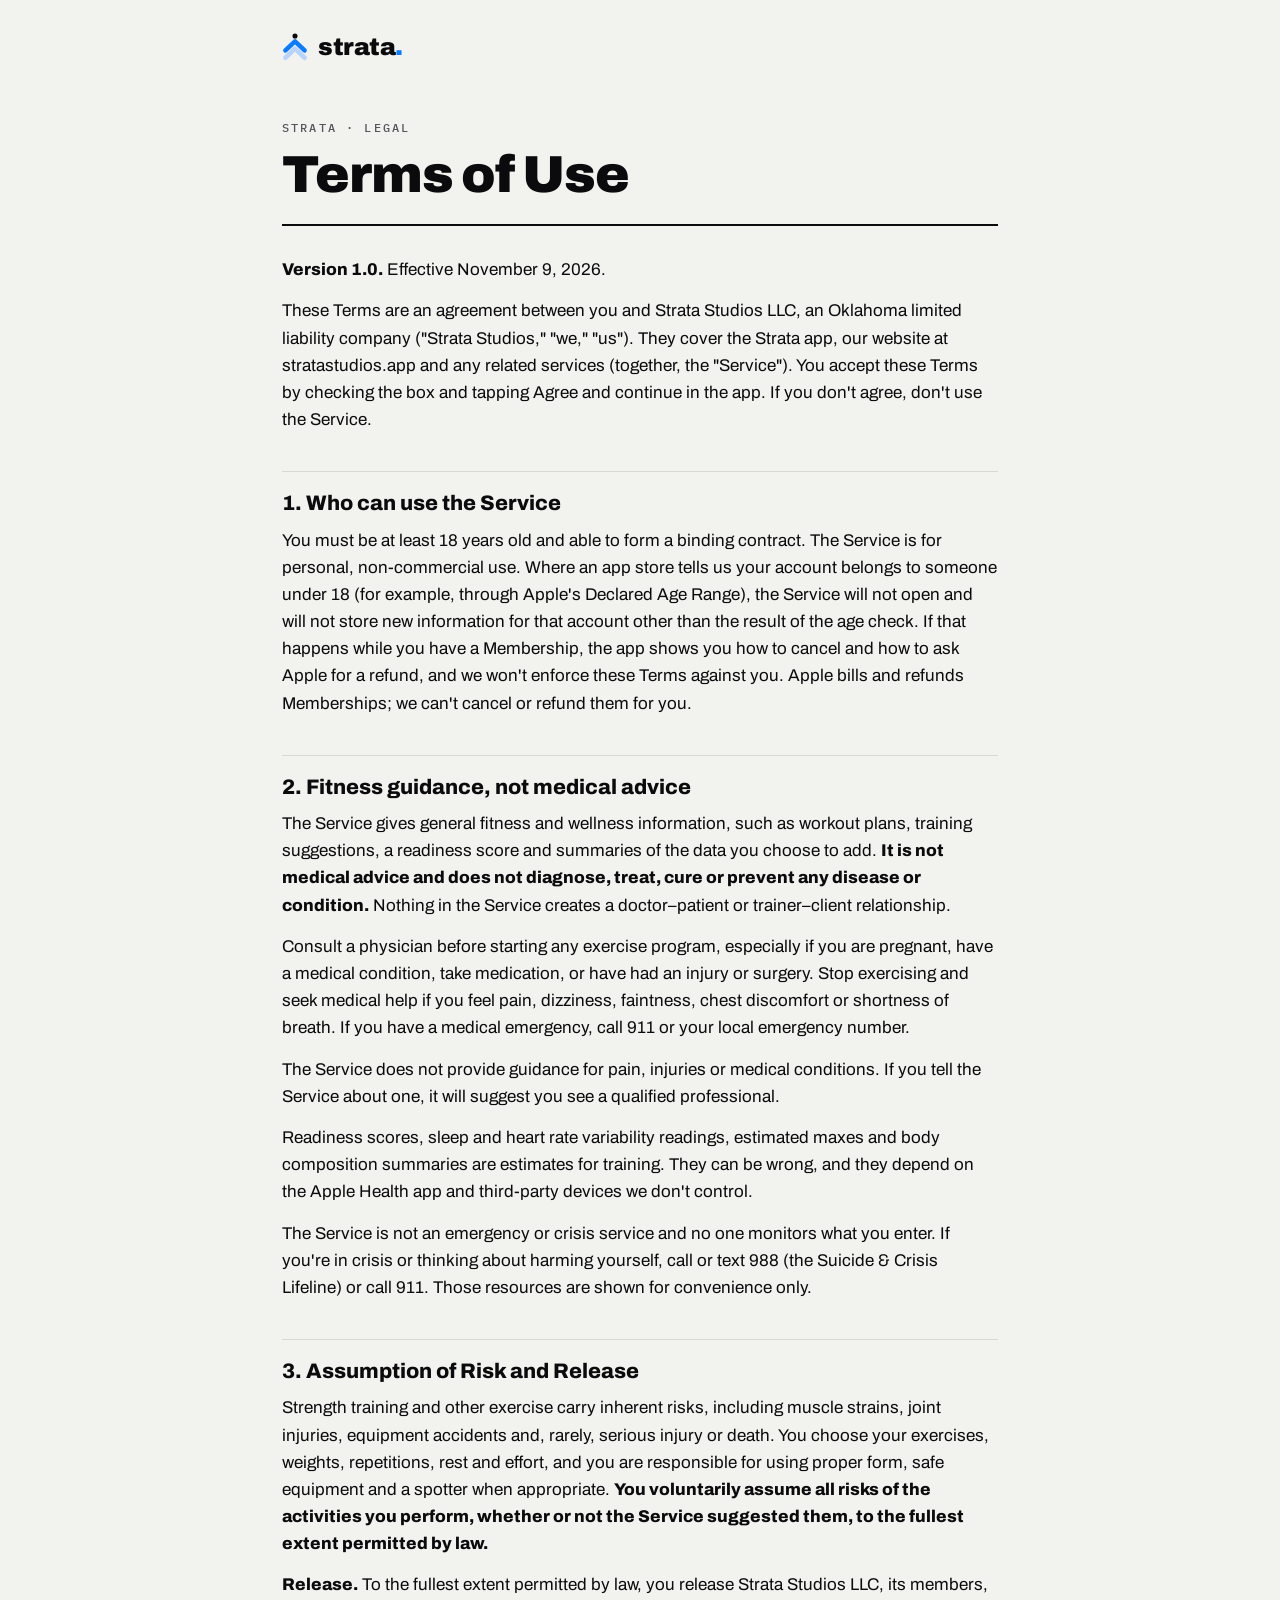
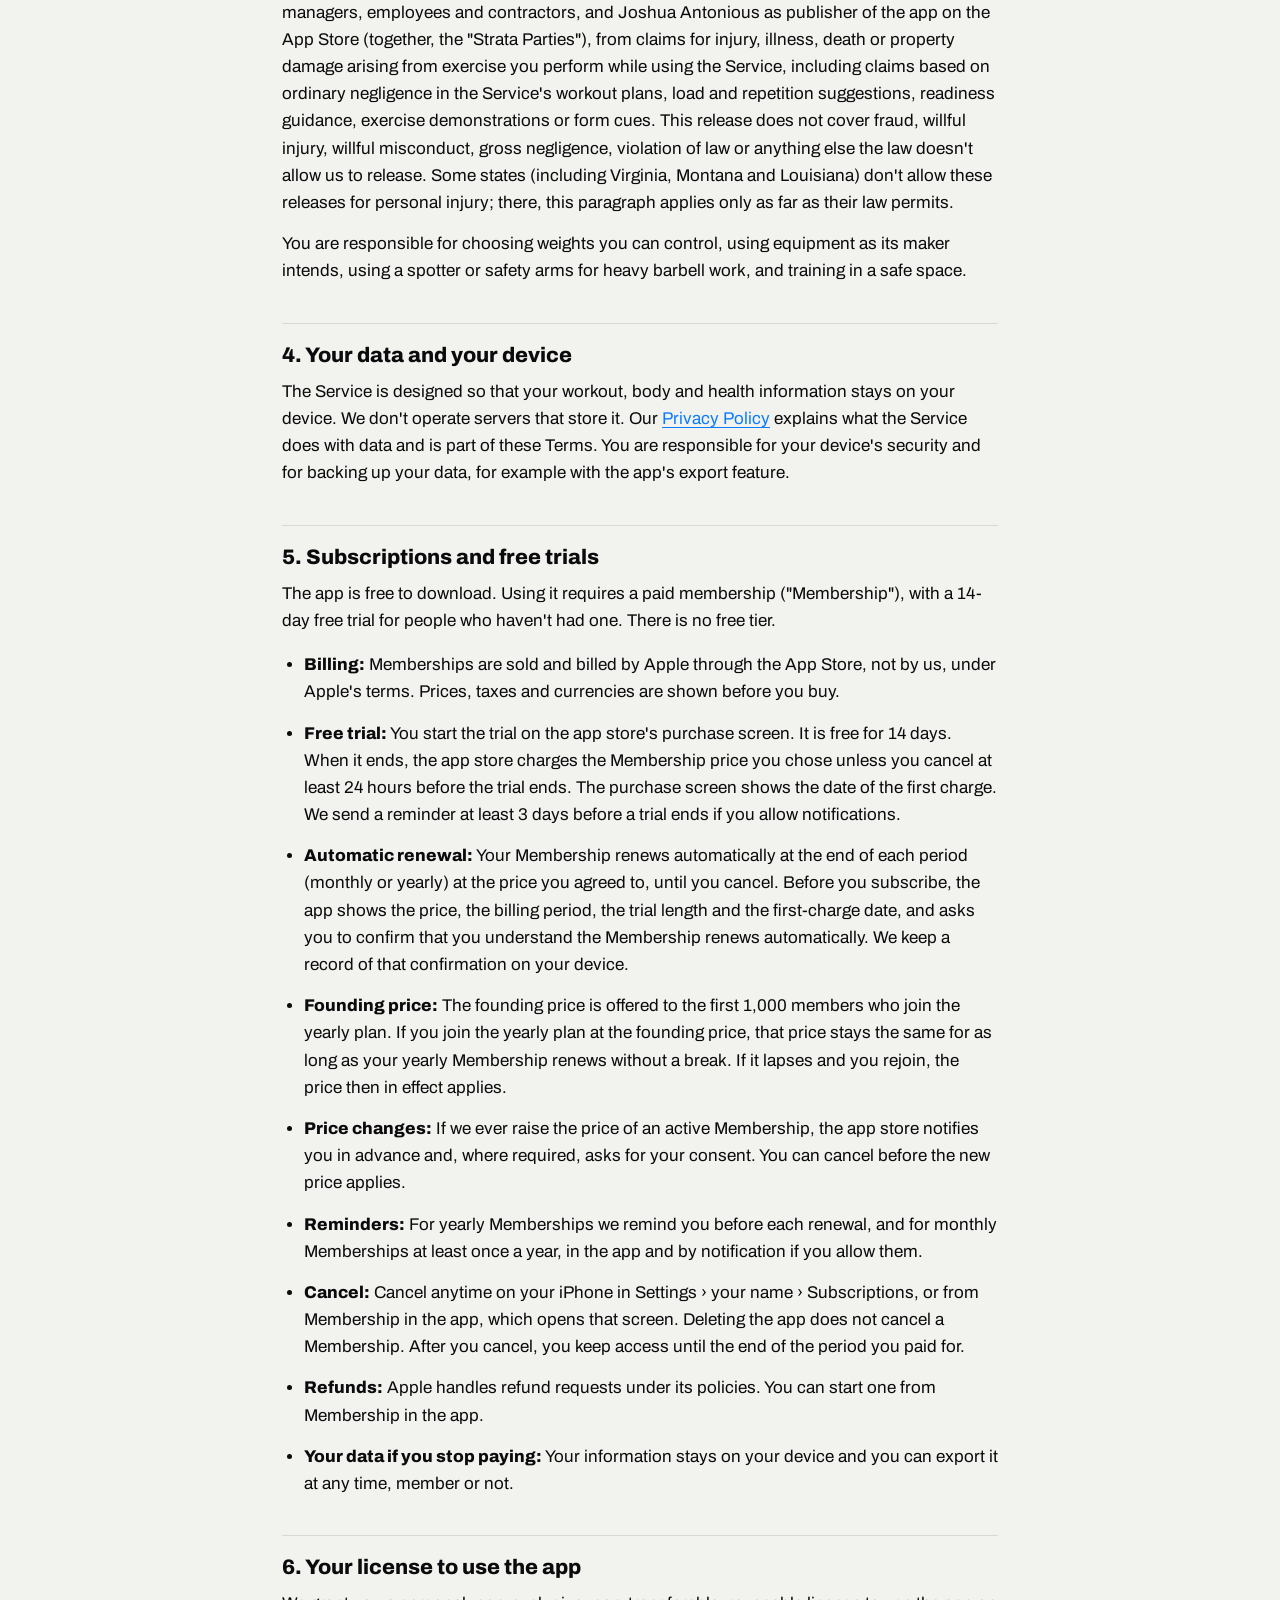
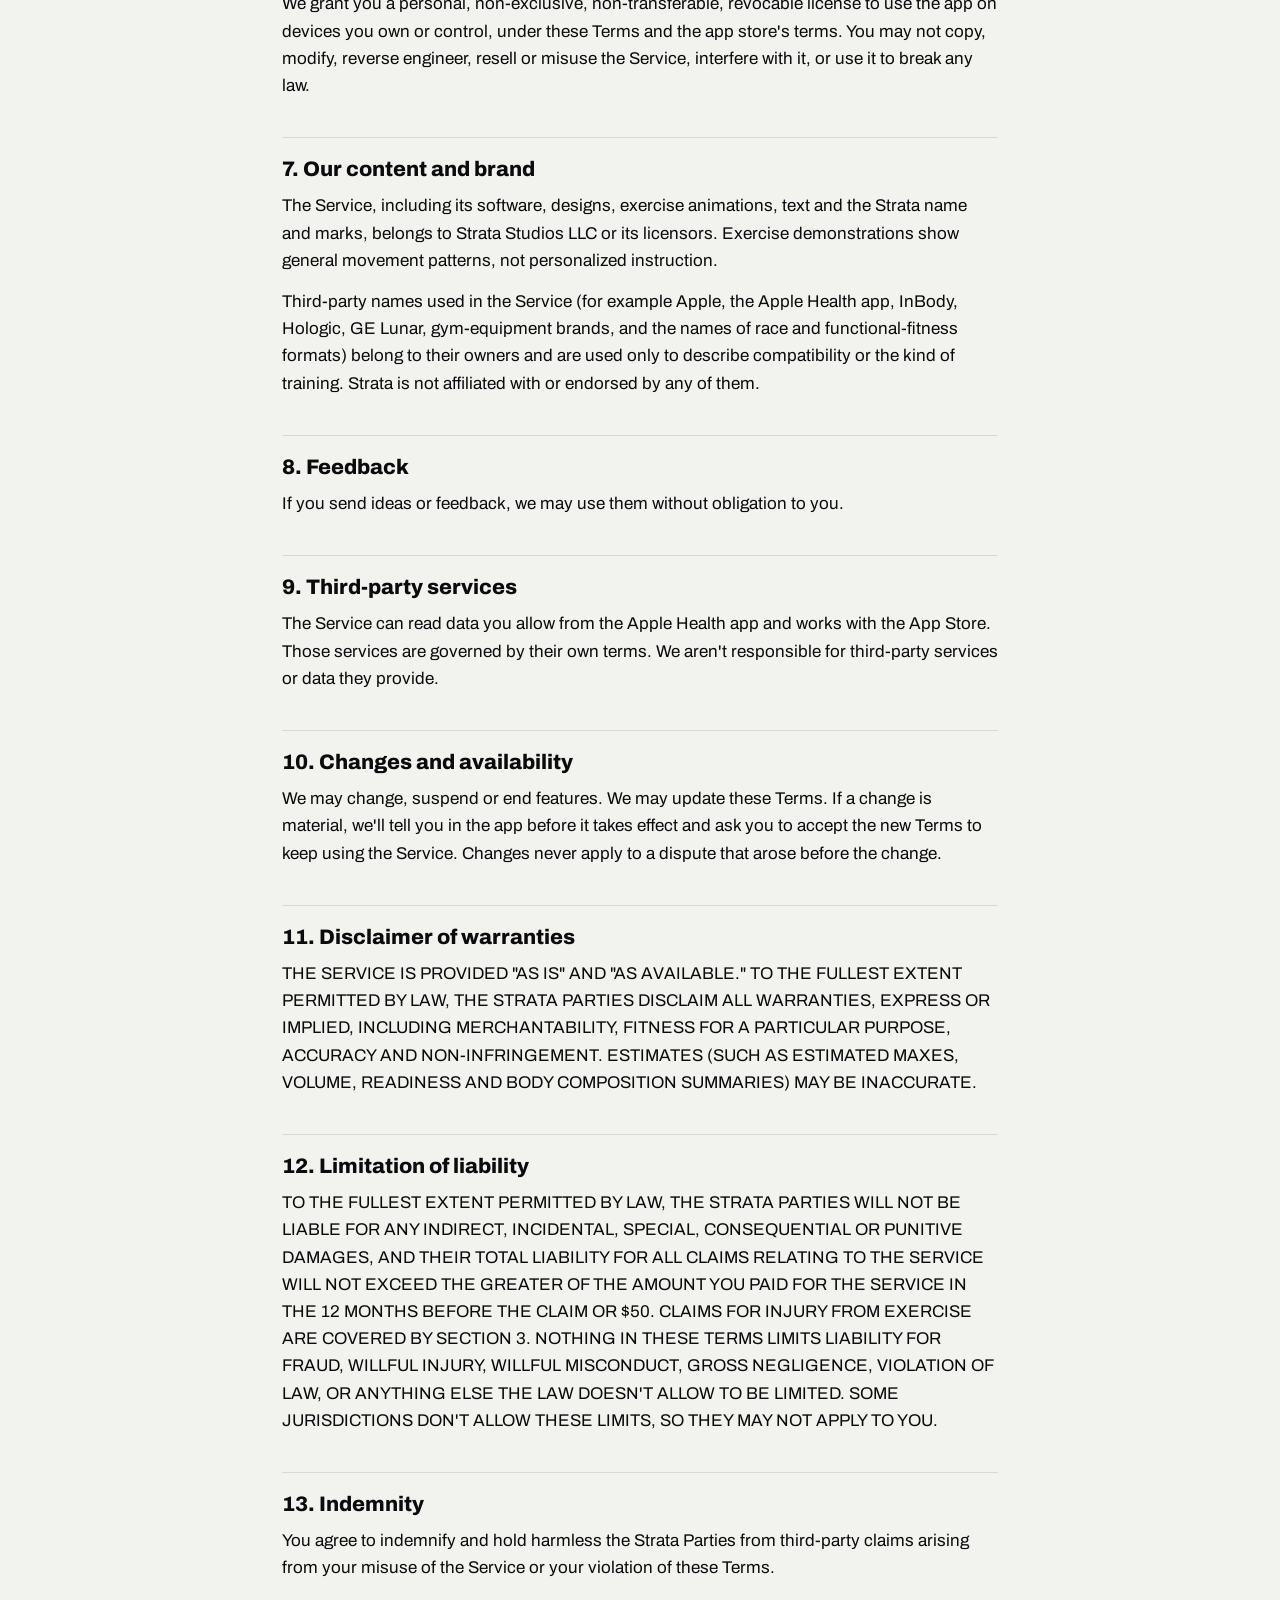
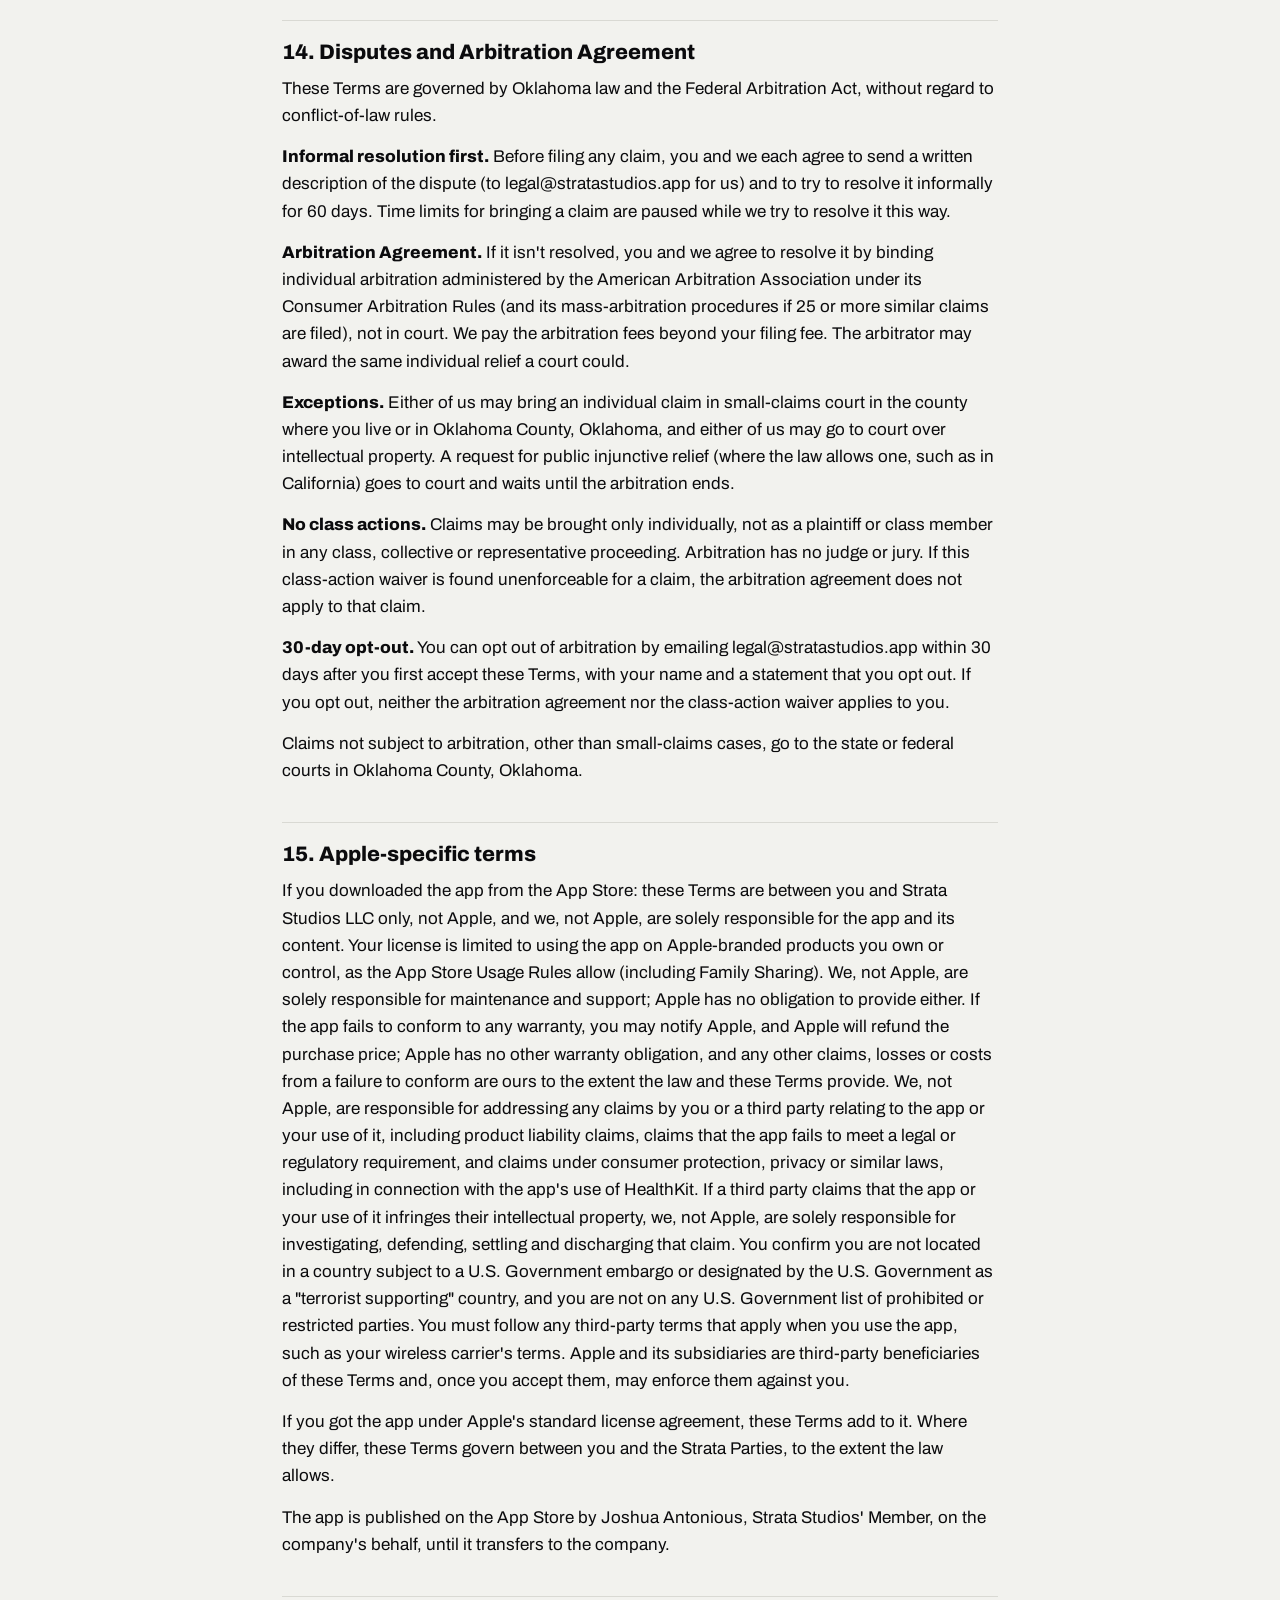
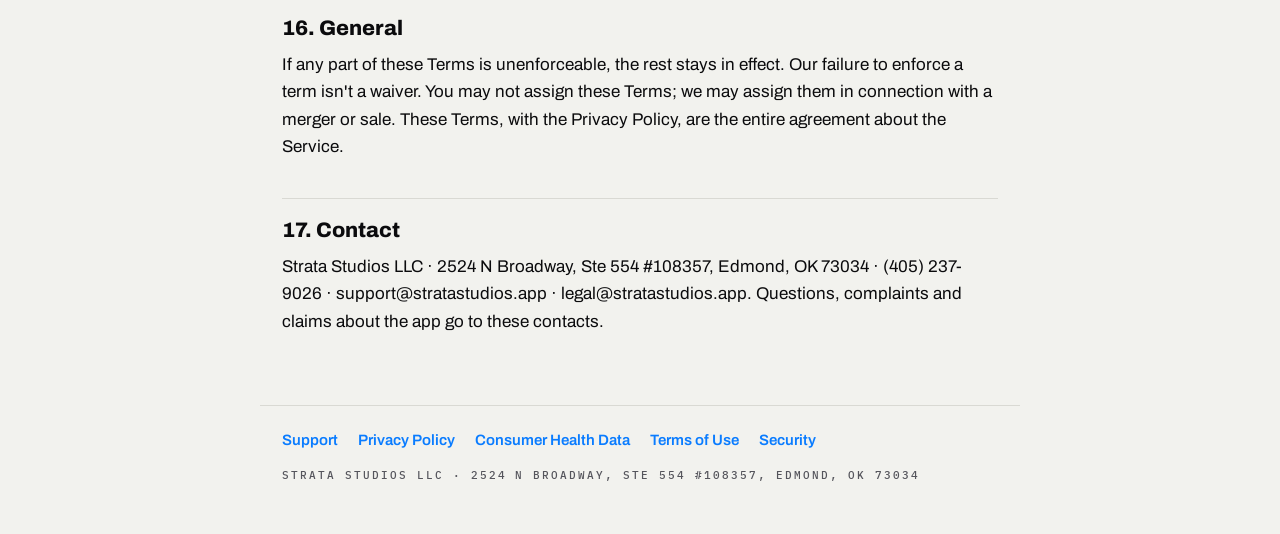
<file: strata/terms.html>
<!doctype html>
<html lang="en">
<head>
<meta charset="utf-8">
<meta name="viewport" content="width=device-width, initial-scale=1">
<meta http-equiv="Content-Security-Policy" content="default-src 'none'; style-src 'self'; font-src 'self'; img-src 'self'; base-uri 'none'; form-action 'none'">
<meta name="referrer" content="no-referrer">
<meta name="author" content="Joshua Antonious">
<meta name="description" content="Strata Terms of Use: the agreement between you and Strata Studios LLC.">
<meta name="color-scheme" content="light dark">
<title>Terms of Use · Strata</title>
<link rel="canonical" href="https://stratastudios.app/strata/terms">
<link rel="icon" href="/favicon.svg" type="image/svg+xml">
<link rel="stylesheet" href="/site.css">
</head>
<body>
<header class="top"><a class="brand" href="/" aria-label="Strata Studios home"><svg class="climb" viewBox="14 6 92 104" aria-hidden="true" focusable="false"><path class="lo" d="M26 96 L60 64 L94 96"/><path class="up" d="M26 70 L60 38 L94 70"/><circle class="pt" cx="60" cy="19" r="9"/></svg><span class="word">strata<span class="dot">.</span></span></a></header>
<main>
<p class="eyebrow">STRATA · LEGAL</p>
<h1>Terms of Use</h1>
<div class="rule"></div>
<p><strong>Version 1.0.</strong> Effective November 9, 2026.</p>
<p>These Terms are an agreement between you and Strata Studios LLC, an Oklahoma limited liability company ("Strata Studios," "we," "us"). They cover the Strata app, our website at stratastudios.app and any related services (together, the "Service"). You accept these Terms by checking the box and tapping Agree and continue in the app. If you don't agree, don't use the Service.</p>
<h2 id="1-who-can-use-the-service">1. Who can use the Service</h2>
<p>You must be at least 18 years old and able to form a binding contract. The Service is for personal, non-commercial use. Where an app store tells us your account belongs to someone under 18 (for example, through Apple's Declared Age Range), the Service will not open and will not store new information for that account other than the result of the age check. If that happens while you have a Membership, the app shows you how to cancel and how to ask Apple for a refund, and we won't enforce these Terms against you. Apple bills and refunds Memberships; we can't cancel or refund them for you.</p>
<h2 id="2-fitness-guidance-not-medical-advice">2. Fitness guidance, not medical advice</h2>
<p>The Service gives general fitness and wellness information, such as workout plans, training suggestions, a readiness score and summaries of the data you choose to add. <strong>It is not medical advice and does not diagnose, treat, cure or prevent any disease or condition.</strong> Nothing in the Service creates a doctor–patient or trainer–client relationship.</p>
<p>Consult a physician before starting any exercise program, especially if you are pregnant, have a medical condition, take medication, or have had an injury or surgery. Stop exercising and seek medical help if you feel pain, dizziness, faintness, chest discomfort or shortness of breath. If you have a medical emergency, call 911 or your local emergency number.</p>
<p>The Service does not provide guidance for pain, injuries or medical conditions. If you tell the Service about one, it will suggest you see a qualified professional.</p>
<p>Readiness scores, sleep and heart rate variability readings, estimated maxes and body composition summaries are estimates for training. They can be wrong, and they depend on the Apple Health app and third-party devices we don't control.</p>
<p>The Service is not an emergency or crisis service and no one monitors what you enter. If you're in crisis or thinking about harming yourself, call or text 988 (the Suicide &amp; Crisis Lifeline) or call 911. Those resources are shown for convenience only.</p>
<h2 id="3-assumption-of-risk-and-release">3. Assumption of Risk and Release</h2>
<p>Strength training and other exercise carry inherent risks, including muscle strains, joint injuries, equipment accidents and, rarely, serious injury or death. You choose your exercises, weights, repetitions, rest and effort, and you are responsible for using proper form, safe equipment and a spotter when appropriate. <strong>You voluntarily assume all risks of the activities you perform, whether or not the Service suggested them, to the fullest extent permitted by law.</strong></p>
<p><strong>Release.</strong> To the fullest extent permitted by law, you release Strata Studios LLC, its members, managers, employees and contractors, and Joshua Antonious as publisher of the app on the App Store (together, the "Strata Parties"), from claims for injury, illness, death or property damage arising from exercise you perform while using the Service, including claims based on ordinary negligence in the Service's workout plans, load and repetition suggestions, readiness guidance, exercise demonstrations or form cues. This release does not cover fraud, willful injury, willful misconduct, gross negligence, violation of law or anything else the law doesn't allow us to release. Some states (including Virginia, Montana and Louisiana) don't allow these releases for personal injury; there, this paragraph applies only as far as their law permits.</p>
<p>You are responsible for choosing weights you can control, using equipment as its maker intends, using a spotter or safety arms for heavy barbell work, and training in a safe space.</p>
<h2 id="4-your-data-and-your-device">4. Your data and your device</h2>
<p>The Service is designed so that your workout, body and health information stays on your device. We don't operate servers that store it. Our <a href="/strata/privacy">Privacy Policy</a> explains what the Service does with data and is part of these Terms. You are responsible for your device's security and for backing up your data, for example with the app's export feature.</p>
<h2 id="5-subscriptions-and-free-trials">5. Subscriptions and free trials</h2>
<p>The app is free to download. Using it requires a paid membership ("Membership"), with a 14-day free trial for people who haven't had one. There is no free tier.</p>
<ul>
<li><strong>Billing:</strong> Memberships are sold and billed by Apple through the App Store, not by us, under Apple's terms. Prices, taxes and currencies are shown before you buy.</li>
<li><strong>Free trial:</strong> You start the trial on the app store's purchase screen. It is free for 14 days. When it ends, the app store charges the Membership price you chose unless you cancel at least 24 hours before the trial ends. The purchase screen shows the date of the first charge. We send a reminder at least 3 days before a trial ends if you allow notifications.</li>
<li><strong>Automatic renewal:</strong> Your Membership renews automatically at the end of each period (monthly or yearly) at the price you agreed to, until you cancel. Before you subscribe, the app shows the price, the billing period, the trial length and the first-charge date, and asks you to confirm that you understand the Membership renews automatically. We keep a record of that confirmation on your device.</li>
<li><strong>Founding price:</strong> The founding price is offered to the first 1,000 members who join the yearly plan. If you join the yearly plan at the founding price, that price stays the same for as long as your yearly Membership renews without a break. If it lapses and you rejoin, the price then in effect applies.</li>
<li><strong>Price changes:</strong> If we ever raise the price of an active Membership, the app store notifies you in advance and, where required, asks for your consent. You can cancel before the new price applies.</li>
<li><strong>Reminders:</strong> For yearly Memberships we remind you before each renewal, and for monthly Memberships at least once a year, in the app and by notification if you allow them.</li>
<li><strong>Cancel:</strong> Cancel anytime on your iPhone in Settings › your name › Subscriptions, or from Membership in the app, which opens that screen. Deleting the app does not cancel a Membership. After you cancel, you keep access until the end of the period you paid for.</li>
<li><strong>Refunds:</strong> Apple handles refund requests under its policies. You can start one from Membership in the app.</li>
<li><strong>Your data if you stop paying:</strong> Your information stays on your device and you can export it at any time, member or not.</li>
</ul>
<h2 id="6-your-license-to-use-the-app">6. Your license to use the app</h2>
<p>We grant you a personal, non-exclusive, non-transferable, revocable license to use the app on devices you own or control, under these Terms and the app store's terms. You may not copy, modify, reverse engineer, resell or misuse the Service, interfere with it, or use it to break any law.</p>
<h2 id="7-our-content-and-brand">7. Our content and brand</h2>
<p>The Service, including its software, designs, exercise animations, text and the Strata name and marks, belongs to Strata Studios LLC or its licensors. Exercise demonstrations show general movement patterns, not personalized instruction.</p>
<p>Third-party names used in the Service (for example Apple, the Apple Health app, InBody, Hologic, GE Lunar, gym-equipment brands, and the names of race and functional-fitness formats) belong to their owners and are used only to describe compatibility or the kind of training. Strata is not affiliated with or endorsed by any of them.</p>
<h2 id="8-feedback">8. Feedback</h2>
<p>If you send ideas or feedback, we may use them without obligation to you.</p>
<h2 id="9-third-party-services">9. Third-party services</h2>
<p>The Service can read data you allow from the Apple Health app and works with the App Store. Those services are governed by their own terms. We aren't responsible for third-party services or data they provide.</p>
<h2 id="10-changes-and-availability">10. Changes and availability</h2>
<p>We may change, suspend or end features. We may update these Terms. If a change is material, we'll tell you in the app before it takes effect and ask you to accept the new Terms to keep using the Service. Changes never apply to a dispute that arose before the change.</p>
<h2 id="11-disclaimer-of-warranties">11. Disclaimer of warranties</h2>
<p>THE SERVICE IS PROVIDED "AS IS" AND "AS AVAILABLE." TO THE FULLEST EXTENT PERMITTED BY LAW, THE STRATA PARTIES DISCLAIM ALL WARRANTIES, EXPRESS OR IMPLIED, INCLUDING MERCHANTABILITY, FITNESS FOR A PARTICULAR PURPOSE, ACCURACY AND NON-INFRINGEMENT. ESTIMATES (SUCH AS ESTIMATED MAXES, VOLUME, READINESS AND BODY COMPOSITION SUMMARIES) MAY BE INACCURATE.</p>
<h2 id="12-limitation-of-liability">12. Limitation of liability</h2>
<p>TO THE FULLEST EXTENT PERMITTED BY LAW, THE STRATA PARTIES WILL NOT BE LIABLE FOR ANY INDIRECT, INCIDENTAL, SPECIAL, CONSEQUENTIAL OR PUNITIVE DAMAGES, AND THEIR TOTAL LIABILITY FOR ALL CLAIMS RELATING TO THE SERVICE WILL NOT EXCEED THE GREATER OF THE AMOUNT YOU PAID FOR THE SERVICE IN THE 12 MONTHS BEFORE THE CLAIM OR $50. CLAIMS FOR INJURY FROM EXERCISE ARE COVERED BY SECTION 3. NOTHING IN THESE TERMS LIMITS LIABILITY FOR FRAUD, WILLFUL INJURY, WILLFUL MISCONDUCT, GROSS NEGLIGENCE, VIOLATION OF LAW, OR ANYTHING ELSE THE LAW DOESN'T ALLOW TO BE LIMITED. SOME JURISDICTIONS DON'T ALLOW THESE LIMITS, SO THEY MAY NOT APPLY TO YOU.</p>
<h2 id="13-indemnity">13. Indemnity</h2>
<p>You agree to indemnify and hold harmless the Strata Parties from third-party claims arising from your misuse of the Service or your violation of these Terms.</p>
<h2 id="14-disputes-and-arbitration-agreement">14. Disputes and Arbitration Agreement</h2>
<p>These Terms are governed by Oklahoma law and the Federal Arbitration Act, without regard to conflict-of-law rules.</p>
<p><strong>Informal resolution first.</strong> Before filing any claim, you and we each agree to send a written description of the dispute (to legal@stratastudios.app for us) and to try to resolve it informally for 60 days. Time limits for bringing a claim are paused while we try to resolve it this way.</p>
<p><strong>Arbitration Agreement.</strong> If it isn't resolved, you and we agree to resolve it by binding individual arbitration administered by the American Arbitration Association under its Consumer Arbitration Rules (and its mass-arbitration procedures if 25 or more similar claims are filed), not in court. We pay the arbitration fees beyond your filing fee. The arbitrator may award the same individual relief a court could.</p>
<p><strong>Exceptions.</strong> Either of us may bring an individual claim in small-claims court in the county where you live or in Oklahoma County, Oklahoma, and either of us may go to court over intellectual property. A request for public injunctive relief (where the law allows one, such as in California) goes to court and waits until the arbitration ends.</p>
<p><strong>No class actions.</strong> Claims may be brought only individually, not as a plaintiff or class member in any class, collective or representative proceeding. Arbitration has no judge or jury. If this class-action waiver is found unenforceable for a claim, the arbitration agreement does not apply to that claim.</p>
<p><strong>30-day opt-out.</strong> You can opt out of arbitration by emailing legal@stratastudios.app within 30 days after you first accept these Terms, with your name and a statement that you opt out. If you opt out, neither the arbitration agreement nor the class-action waiver applies to you.</p>
<p>Claims not subject to arbitration, other than small-claims cases, go to the state or federal courts in Oklahoma County, Oklahoma.</p>
<h2 id="15-apple-specific-terms">15. Apple-specific terms</h2>
<p>If you downloaded the app from the App Store: these Terms are between you and Strata Studios LLC only, not Apple, and we, not Apple, are solely responsible for the app and its content. Your license is limited to using the app on Apple-branded products you own or control, as the App Store Usage Rules allow (including Family Sharing). We, not Apple, are solely responsible for maintenance and support; Apple has no obligation to provide either. If the app fails to conform to any warranty, you may notify Apple, and Apple will refund the purchase price; Apple has no other warranty obligation, and any other claims, losses or costs from a failure to conform are ours to the extent the law and these Terms provide. We, not Apple, are responsible for addressing any claims by you or a third party relating to the app or your use of it, including product liability claims, claims that the app fails to meet a legal or regulatory requirement, and claims under consumer protection, privacy or similar laws, including in connection with the app's use of HealthKit. If a third party claims that the app or your use of it infringes their intellectual property, we, not Apple, are solely responsible for investigating, defending, settling and discharging that claim. You confirm you are not located in a country subject to a U.S. Government embargo or designated by the U.S. Government as a "terrorist supporting" country, and you are not on any U.S. Government list of prohibited or restricted parties. You must follow any third-party terms that apply when you use the app, such as your wireless carrier's terms. Apple and its subsidiaries are third-party beneficiaries of these Terms and, once you accept them, may enforce them against you.</p>
<p>If you got the app under Apple's standard license agreement, these Terms add to it. Where they differ, these Terms govern between you and the Strata Parties, to the extent the law allows.</p>
<p>The app is published on the App Store by Joshua Antonious, Strata Studios' Member, on the company's behalf, until it transfers to the company.</p>
<h2 id="16-general">16. General</h2>
<p>If any part of these Terms is unenforceable, the rest stays in effect. Our failure to enforce a term isn't a waiver. You may not assign these Terms; we may assign them in connection with a merger or sale. These Terms, with the Privacy Policy, are the entire agreement about the Service.</p>
<h2 id="17-contact">17. Contact</h2>
<p>Strata Studios LLC · 2524 N Broadway, Ste 554 #108357, Edmond, OK 73034 · (405) 237-9026 · support@stratastudios.app · legal@stratastudios.app. Questions, complaints and claims about the app go to these contacts.</p>
</main>
<footer><nav><a href="/strata/support">Support</a><a href="/strata/privacy">Privacy Policy</a><a href="/strata/consumer-health-data">Consumer Health Data</a><a href="/strata/terms">Terms of Use</a><a href="/security">Security</a></nav><p class="mono">STRATA STUDIOS LLC · 2524 N BROADWAY, STE 554 #108357, EDMOND, OK 73034</p></footer>
</body>
</html>
</file>
<file: site.css>
@font-face{font-family:Archivo;font-weight:400;font-style:normal;font-display:swap;src:url(/fonts/archivo-latin-400-normal.woff2) format("woff2")}
@font-face{font-family:Archivo;font-weight:600;font-style:normal;font-display:swap;src:url(/fonts/archivo-latin-600-normal.woff2) format("woff2")}
@font-face{font-family:Archivo;font-weight:800;font-style:normal;font-display:swap;src:url(/fonts/archivo-latin-800-normal.woff2) format("woff2")}
@font-face{font-family:Archivo;font-weight:900;font-style:normal;font-display:swap;src:url(/fonts/archivo-latin-900-normal.woff2) format("woff2")}
@font-face{font-family:"IBM Plex Mono";font-weight:400;font-style:normal;font-display:swap;src:url(/fonts/ibm-plex-mono-latin-400-normal.woff2) format("woff2")}
@font-face{font-family:"IBM Plex Mono";font-weight:500;font-style:normal;font-display:swap;src:url(/fonts/ibm-plex-mono-latin-500-normal.woff2) format("woff2")}

:root{
  --bg:#F2F2EE;--ink:#0B0B0D;--muted:#55555C;--accent:#0A7CFF;--hair:#D9D9D3;--panel:#EAF2FF;
  --up:#0A7CFF;--lo:#B9D3FF;--pt:#0B0B0D;--word:#0B0B0D;--dot:#0A7CFF;--rule:#0B0B0D;
}
@media (prefers-color-scheme:dark){
  :root{
    --bg:#0B0B0D;--ink:#F4F6FB;--muted:#A6ADC0;--accent:#D4FF3A;--hair:#26282E;--panel:#16181D;
    --up:#D4FF3A;--lo:#4A5262;--pt:#FFFFFF;--word:#F4F6FB;--dot:#D4FF3A;--rule:#F4F6FB;
  }
}
*{box-sizing:border-box}
html{-webkit-text-size-adjust:100%;font-synthesis:none}
body{margin:0;background:var(--bg);color:var(--ink);font:400 17px/1.6 Archivo,system-ui,-apple-system,sans-serif}
.top,main,footer{max-width:760px;margin:0 auto;padding:0 22px}
.top{padding-top:28px;padding-bottom:8px}
.brand{display:inline-flex;align-items:center;gap:10px;text-decoration:none;color:var(--word)}
.climb{width:26px;height:30px;fill:none;stroke-width:16;stroke-linecap:round;stroke-linejoin:round}
.climb .up{stroke:var(--up)}.climb .lo{stroke:var(--lo)}.climb .pt{fill:var(--pt);stroke:none}
.word{font-weight:900;font-size:24px;letter-spacing:-0.02em}
.word .dot{color:var(--dot)}
main{padding-top:40px;padding-bottom:56px}
.eyebrow,.mono{font-family:"IBM Plex Mono",ui-monospace,monospace;font-size:12px;font-weight:500;letter-spacing:.18em;text-transform:uppercase;color:var(--muted);margin:0 0 10px}
h1{font-weight:900;font-size:clamp(34px,7vw,52px);line-height:1.05;letter-spacing:-0.02em;margin:0}
.rule{height:2px;background:var(--rule);margin:22px 0 30px}
h2{font-weight:800;font-size:21px;line-height:1.25;margin:38px 0 10px;padding-top:18px;border-top:1px solid var(--hair)}
h3{font-weight:800;font-size:17px;line-height:1.35;margin:24px 0 6px}
p,li{margin:0 0 14px}
ul{padding-left:22px}
a{color:var(--accent);text-underline-offset:3px}
strong{font-weight:800}
.lead{font-size:20px;line-height:1.5}
.tag{font-family:"IBM Plex Mono",ui-monospace,monospace;font-size:13px;letter-spacing:.18em;text-transform:uppercase;color:var(--muted)}
.links{list-style:none;padding:0;margin:28px 0 0;border-top:1px solid var(--hair)}
.links li{margin:0;border-bottom:1px solid var(--hair)}
.links a{display:block;padding:15px 0;font-weight:600;text-decoration:none}
.tw{overflow-x:auto;margin:18px 0 22px;-webkit-overflow-scrolling:touch}
table{border-collapse:collapse;width:100%;min-width:560px;font-size:15px;line-height:1.5}
th{font-family:"IBM Plex Mono",ui-monospace,monospace;font-size:11px;font-weight:500;letter-spacing:.14em;text-transform:uppercase;color:var(--muted);text-align:left;padding:8px 12px 8px 0;border-bottom:2px solid var(--rule)}
td{vertical-align:top;padding:12px 12px 12px 0;border-bottom:1px solid var(--hair)}
.card{background:var(--panel);border-radius:14px;padding:18px 20px;margin-top:34px}
.card p:last-child{margin:0}
footer{padding-top:22px;padding-bottom:40px;border-top:1px solid var(--hair)}
footer nav{display:flex;flex-wrap:wrap;gap:6px 20px;margin-bottom:14px}
footer nav a{font-size:15px;font-weight:600;text-decoration:none}
footer .mono{font-size:11px;line-height:1.7}
@media (max-width:480px){body{font-size:16px}.lead{font-size:18px}}
</file>
